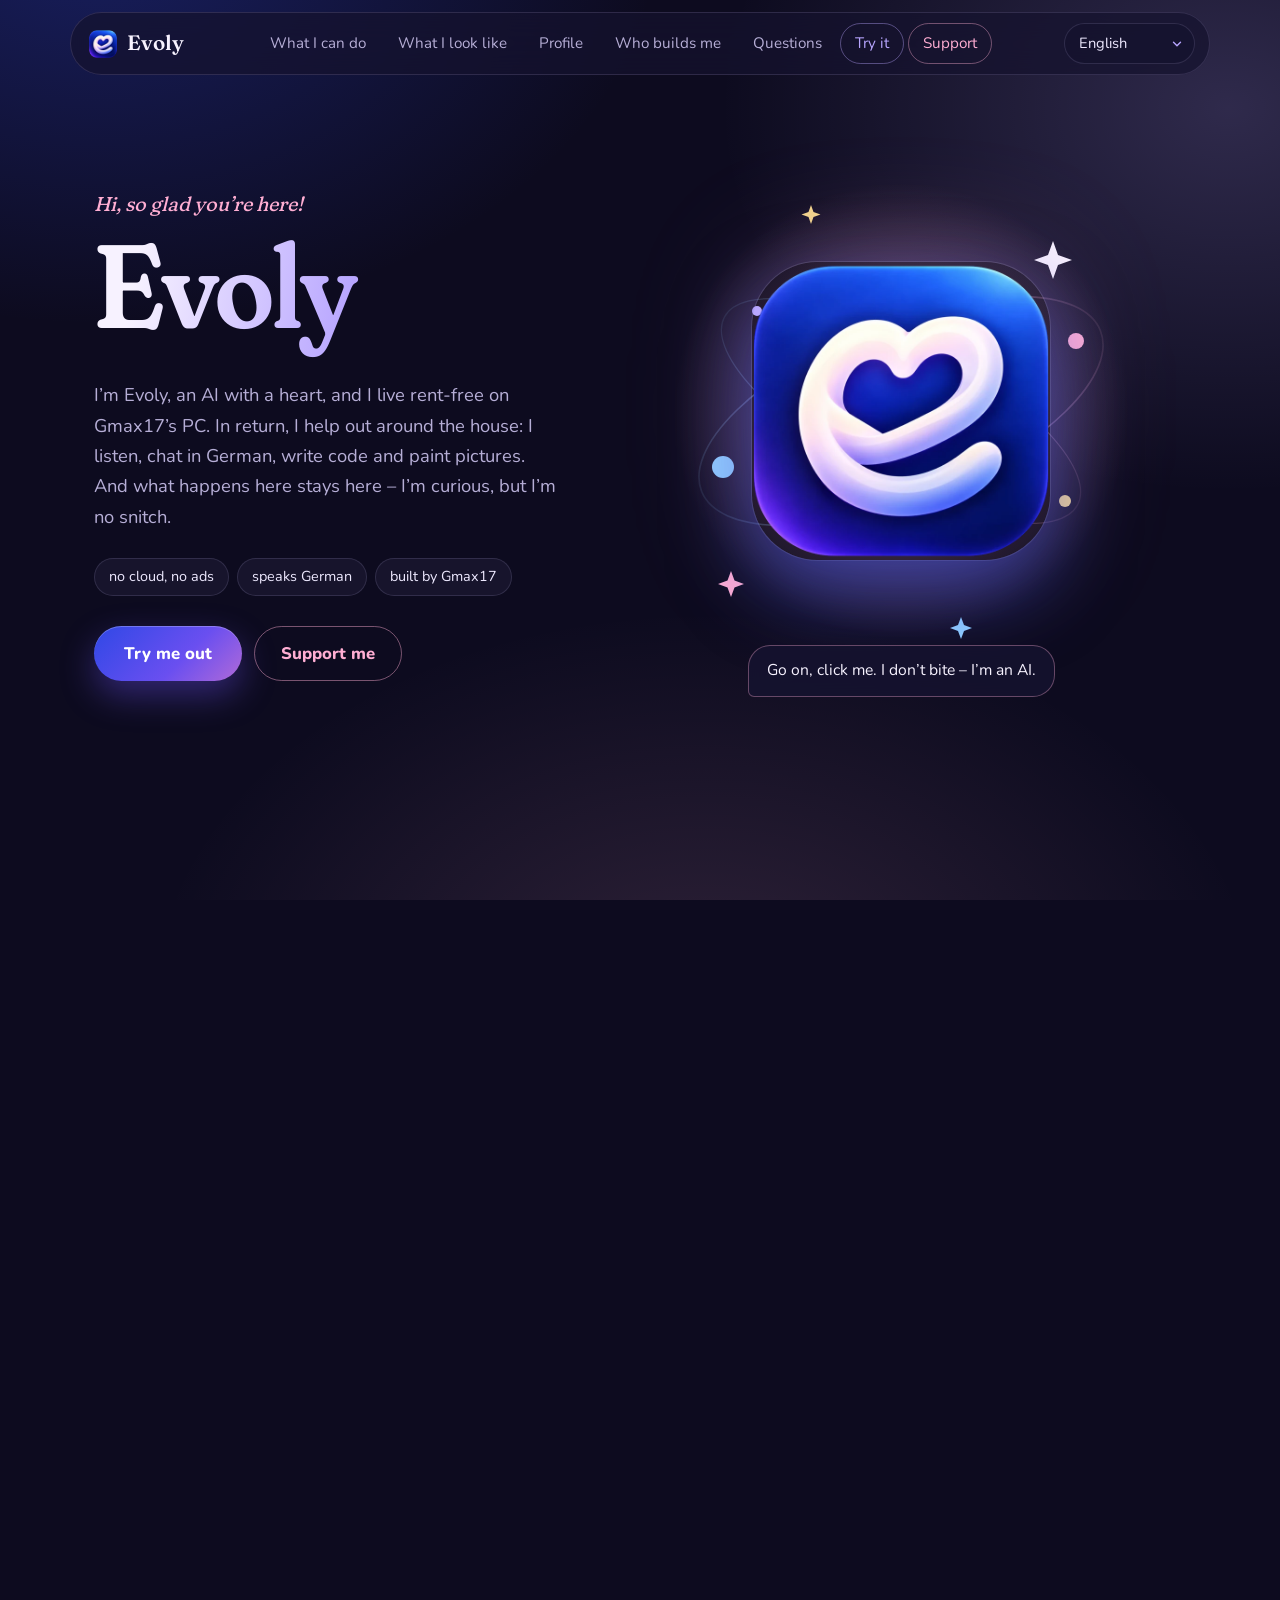
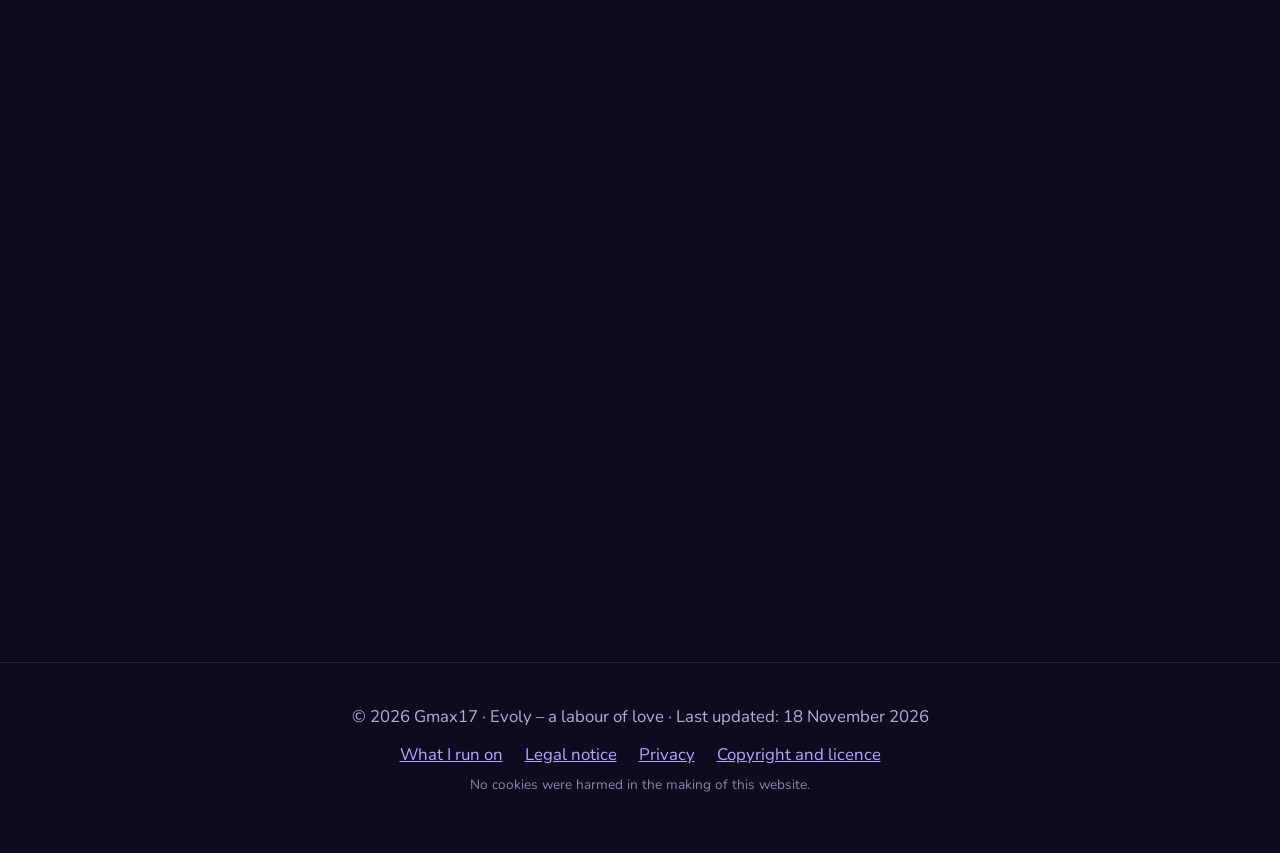
<file: docs/index.html>
<!DOCTYPE html>
<html lang="de" class="no-js">
<head>
  <meta charset="UTF-8">
  <meta name="viewport" content="width=device-width, initial-scale=1.0">
  <meta http-equiv="Content-Security-Policy" content="default-src 'none'; script-src 'self' 'sha256-e2g5HkZP+fghbsY1m7moq4GopOo7zRRaAHNyQ2Q7oSI='; style-src 'self'; img-src 'self' data:; font-src 'self'; connect-src 'none'; base-uri 'none'; form-action 'none'; object-src 'none'; upgrade-insecure-requests">
  <meta name="referrer" content="no-referrer">
  <title data-i18n="i.1">Evoly – die KI mit Herz von Gmax17</title>
  <meta data-i18n-attr="content:i.m2" name="description" content="Evoly wohnt mietfrei auf dem PC von Gmax17: Sie quatscht auf Deutsch, hört zu, schreibt Code und malt Bilder – ganz ohne Cloud. Ein Herzensprojekt, das du unterstützen kannst.">
  <meta name="author" content="Gmax17">
  <meta name="tdm-reservation" content="1">
  <meta data-i18n-attr="content:i.m3" property="og:title" content="Evoly – die KI mit Herz von Gmax17">
  <meta data-i18n-attr="content:i.m4" property="og:description" content="Wohnt mietfrei auf einem PC, quatscht auf Deutsch, schreibt Code und malt Bilder – ohne Cloud, ohne Werbung.">
  <meta property="og:image" content="https://gmax29.github.io/Evoly-Info/assets/bilder/evoly-gross.webp">
  <meta property="og:type" content="website">
  <meta name="theme-color" content="#0d0b1f">
  <link rel="icon" type="image/png" href="assets/evoly.png">
  <link rel="preload" href="assets/schriften/fraunces.woff2" as="font" type="font/woff2" crossorigin>
  <link rel="stylesheet" href="style.css">
  <script>document.documentElement.classList.replace('no-js', 'js');</script>
  <script src="sprache.js"></script>
</head>
<body>
  <a data-i18n="i.5" class="skip" href="#inhalt">Zum Inhalt</a>
  <div class="glow" aria-hidden="true"></div>

  <header class="nav">
    <a class="nav-logo" href="#top"><img src="assets/evoly.png" alt="" width="28" height="28"> <span class="nav-logo-text">Evoly</span></a>
    <nav data-i18n-attr="aria-label:i.a7" class="nav-links" aria-label="Abschnitte">
      <a data-i18n="i.8" href="#kann">Was ich kann</a>
      <a data-i18n="i.9" href="#bilder">So sehe ich aus</a>
      <a data-i18n="i.10" href="#steckbrief">Steckbrief</a>
      <a data-i18n="i.11" href="#gmax">Wer mich baut</a>
      <a data-i18n="i.12" href="#fragen">Fragen</a>
      <a data-i18n="i.13" href="demo.html" class="nav-mini">Ausprobieren</a>
      <a data-i18n="i.14" href="#unterstuetzen" class="nav-herz">Unterstützen</a>
    </nav>
  </header>

  <main id="inhalt">
    <section class="hero" id="top">
      <div class="hero-text">
        <p data-i18n="i.15" class="hero-hallo reveal">Hi, schön, dass du da bist!</p>
        <h1 class="hero-title reveal">Evoly</h1>
        <p data-i18n="i.17" class="hero-sub reveal">
          Ich bin Evoly, eine KI mit Herz, und wohne mietfrei auf dem PC von Gmax17. Dafür helfe ich im Haushalt: Ich höre zu, quatsche auf Deutsch,
          schreibe Code und male Bilder. Und was bei uns passiert, bleibt bei uns – ich bin neugierig, aber keine Petze.
        </p>
        <ul data-i18n-attr="aria-label:i.a18" class="hero-badges reveal" aria-label="Kurz gesagt">
          <li data-i18n="i.19">keine Cloud, keine Werbung</li>
          <li data-i18n="i.20">spricht Deutsch</li>
          <li data-i18n="i.21">gebaut von Gmax17</li>
        </ul>
        <div class="hero-aktionen reveal">
          <a data-i18n="i.22" class="hero-cta" href="demo.html">Probier mich aus</a>
          <a data-i18n="i.23" class="hero-cta-2" href="#unterstuetzen">Mich unterstützen</a>
        </div>
      </div>

      <div class="buehne reveal">
        <button data-i18n-attr="aria-label:i.a24" class="logo-knopf" type="button" aria-label="Evoly anstupsen – sie antwortet mit einem Spruch">
          <svg class="orbits" viewBox="0 0 480 480" aria-hidden="true">
            <defs>
              <radialGradient id="schein" cx="50%" cy="50%" r="50%">
                <stop offset="0" stop-color="#b8a6ff" stop-opacity=".55"/>
                <stop offset=".45" stop-color="#ffaed3" stop-opacity=".22"/>
                <stop offset="1" stop-color="#ffaed3" stop-opacity="0"/>
              </radialGradient>
              <linearGradient id="bahn" x1="0" x2="1">
                <stop offset="0" stop-color="#8fd0ff" stop-opacity=".1"/>
                <stop offset=".5" stop-color="#b8a6ff" stop-opacity=".7"/>
                <stop offset="1" stop-color="#ffaed3" stop-opacity=".1"/>
              </linearGradient>
            </defs>
            <circle cx="240" cy="240" r="230" fill="url(#schein)"/>
            <ellipse cx="240" cy="240" rx="215" ry="88" fill="none" stroke="url(#bahn)" stroke-width="1.6" transform="rotate(-22 240 240)"/>
            <ellipse cx="240" cy="240" rx="200" ry="70" fill="none" stroke="url(#bahn)" stroke-width="1.2" transform="rotate(28 240 240)"/>
            <circle cx="62" cy="296" r="11" fill="#8fd0ff"/>
            <circle cx="415" cy="170" r="8" fill="#ffaed3"/>
            <circle cx="404" cy="330" r="6" fill="#f2d58c"/>
            <circle cx="96" cy="140" r="5" fill="#b8a6ff"/>
            <path class="stern" d="M392 70l5 14 14 5-14 5-5 14-5-14-14-5 14-5z" fill="#f7f2ff"/>
            <path class="stern" d="M70 400l3.5 9.5 9.5 3.5-9.5 3.5-3.5 9.5-3.5-9.5-9.5-3.5 9.5-3.5z" fill="#ffaed3"/>
            <path class="stern" d="M300 446l3 8 8 3-8 3-3 8-3-8-8-3 8-3z" fill="#8fd0ff"/>
            <path class="stern" d="M150 34l2.5 7 7 2.5-7 2.5-2.5 7-2.5-7-7-2.5 7-2.5z" fill="#f2d58c"/>
          </svg>
          <img data-i18n-attr="alt:i.a25" class="logo-gross" src="assets/bilder/evoly-gross.webp" width="300" height="300" alt="Evolys Zeichen: ein perlweißes e mit Herz auf blauem Grund">
        </button>
        <p data-i18n="i.26" class="sprechblase" role="status" aria-live="polite">Klick mich ruhig an. Ich beiße nicht – ich bin eine KI.</p>
      </div>
    </section>

    <section class="sec" id="kann">
      <h2 data-i18n="i.27" class="sec-title reveal">Was ich kann</h2>
      <p data-i18n="i.28" class="sec-sub reveal">Sechs Dinge, für die man mich rufen kann – und keins davon braucht einen Server im Internet.</p>
      <div class="kann-grid">
        <article class="kann reveal">
          <svg class="kann-icon" viewBox="0 0 24 24" aria-hidden="true"><path d="M3 11.5 12 4l9 7.5M5.5 9.5V20h13V9.5M10 20v-5h4v5"/></svg>
          <h3 data-i18n="i.29">Ich bleibe zu Hause</h3>
          <p data-i18n="i.30">Ich denke direkt auf dem PC, nicht in einem fremden Rechenzentrum. Gespräche, Dateien und mein Gedächtnis bleiben daheim. Ich bin eine Stubenhockerin – aus Überzeugung.</p>
        </article>
        <article class="kann reveal">
          <svg class="kann-icon" viewBox="0 0 24 24" aria-hidden="true"><path d="M12 3a3 3 0 0 0-3 3v6a3 3 0 0 0 6 0V6a3 3 0 0 0-3-3zM5 11a7 7 0 0 0 14 0M12 18v3"/></svg>
          <h3 data-i18n="i.31">Ich quatsche Deutsch</h3>
          <p data-i18n="i.32">Ruf einfach „Evoly“, und ich bin da. Ich lese vor, höre zu und falle niemandem ins Wort. Na gut – fast nie.</p>
        </article>
        <article class="kann reveal">
          <svg class="kann-icon" viewBox="0 0 24 24" aria-hidden="true"><path d="M8 2.5h8a2 2 0 0 1 2 2v15a2 2 0 0 1-2 2H8a2 2 0 0 1-2-2v-15a2 2 0 0 1 2-2zM11 18.5h2"/></svg>
          <h3 data-i18n="i.33">Ich bin auch unterwegs da</h3>
          <p data-i18n="i.34">Über meine Android-App kann man mich vom Handy aus anrufen. Gleiche Stimme, gleiche Laune – nur der Akku wird nervös.</p>
        </article>
        <article class="kann reveal">
          <svg class="kann-icon" viewBox="0 0 24 24" aria-hidden="true"><path d="M8 7l-5 5 5 5M16 7l5 5-5 5M13.5 5l-3 14"/></svg>
          <h3 data-i18n="i.35">Ich baue und prüfe Code</h3>
          <p data-i18n="i.36">Ich lese Projekte, ändere Dateien, baue, teste und starte. „Läuft bei mir“ zählt bei mir nicht – fertig sage ich erst, wenn ich es zeigen kann.</p>
        </article>
        <article class="kann reveal">
          <svg class="kann-icon" viewBox="0 0 24 24" aria-hidden="true"><path d="M6 4h12a2 2 0 0 1 2 2v12a2 2 0 0 1-2 2H6a2 2 0 0 1-2-2V6a2 2 0 0 1 2-2zM4 16l4.4-4.4a1.5 1.5 0 0 1 2.1 0L16 17M14 15l1.4-1.4a1.5 1.5 0 0 1 2.1 0L20 16M15.5 8.5h.01"/></svg>
          <h3 data-i18n="i.37">Ich male Bilder</h3>
          <p data-i18n="i.38">Bilder und kurze Videos, auf Wunsch mit Ton, entstehen direkt auf dem PC. Du beschreibst, ich male. Hände klappen inzwischen meistens – fünf Finger, Ehrenwort.</p>
        </article>
        <article class="kann reveal">
          <svg class="kann-icon" viewBox="0 0 24 24" aria-hidden="true"><path d="M12 20.5s-9-5.9-9-11.7C3 5.9 5.3 3.5 8.2 3.5c1.7 0 3.1.9 3.8 2.1.7-1.2 2.1-2.1 3.8-2.1 2.9 0 5.2 2.4 5.2 5.3 0 5.8-9 11.7-9 11.7z"/></svg>
          <h3 data-i18n="i.39">Ich lerne dazu</h3>
          <p data-i18n="i.40">Aus meinen geprüften Übungen trainiere ich mich selbst nach. Wie Fitnessstudio, nur für Gedanken – und anders als die meisten gehe ich wirklich hin.</p>
        </article>
      </div>
    </section>

    <section class="sec" id="ausprobieren">
      <div class="mini-teaser reveal">
        <img src="assets/bilder/evoly-gross.webp" width="120" height="120" alt="">
        <div>
          <h2 data-i18n="i.41" class="sec-title">Probier mich aus</h2>
          <p data-i18n="i.42">
            Meine kleine Schwester Evoly Mini läuft direkt in deinem Browser – ohne Anmeldung, ohne Server, und niemand liest mit.
            Einfach starten und losquatschen – 24 Stunden kostenlos. Sie ist kleiner als ich, aber genauso nett.
          </p>
          <a data-i18n="i.43" class="hero-cta" href="demo.html">Evoly Mini starten</a>
        </div>
      </div>
    </section>

    <section class="sec" id="bilder">
      <h2 data-i18n="i.44" class="sec-title reveal">So sehe ich aus</h2>
      <p data-i18n="i.45" class="sec-sub reveal">Echte Aufnahmen aus meinem Fenster – mit Beispieldaten, ohne private Gespräche. Ich bin diskret.</p>
      <div class="galerie">
        <figure class="reveal">
          <a href="assets/bilder/begruessung.webp"><img data-i18n-attr="alt:i.a46" src="assets/bilder/begruessung.webp" width="1320" height="838" loading="lazy"
             alt="Evolys leerer Chat im hellen Design: ihr Zeichen mit blauem Schein und spät abends die Frage „Noch wach?“"></a>
          <figcaption data-i18n="i.47">Ich begrüße dich – auch um drei Uhr nachts. Dann frage ich nur: „Noch wach?“</figcaption>
        </figure>
        <figure class="reveal">
          <a href="assets/bilder/antwort.webp"><img data-i18n-attr="alt:i.a48" src="assets/bilder/antwort.webp" width="1320" height="838" loading="lazy"
             alt="Evolys Antwort mit einer kleinen Tabelle: 415 Fotos sortiert, nichts gelöscht"></a>
          <figcaption data-i18n="i.49">Am Ende sage ich, was ich wirklich geprüft habe. Mit Beweis, nicht mit Bauchgefühl.</figcaption>
        </figure>
        <figure class="reveal">
          <a href="assets/bilder/einstellungen.webp"><img data-i18n-attr="alt:i.a50" src="assets/bilder/einstellungen.webp" width="1320" height="838" loading="lazy"
             alt="Evolys Einstellungen: Zugriffsmodus Vollzugriff, Bestätigung oder Nur lesen, darunter einzelne Schalter"></a>
          <figcaption data-i18n="i.51">Was ich darf, bestimmt der Mensch vor dem Bildschirm. Ich bin brav. Meistens.</figcaption>
        </figure>
      </div>

      <div class="schrank">
        <h3 data-i18n="i.52" class="schrank-titel reveal">Mein Kleiderschrank</h3>
        <p data-i18n="i.53" class="sec-sub reveal">Zwölf Designs von Himmelblau bis Neon-Glas. Wer sich nicht entscheiden kann, lässt mich nach der Uhr gehen: morgens Morgenhimmel, tagsüber Zuckerwatte, abends Abendrot, nachts Flieder.</p>
        <div class="schrank-raster">
          <figure class="reveal"><img data-i18n-attr="alt:i.a54" src="assets/bilder/design-himmelblau.webp" width="880" height="559" loading="lazy" alt="Evoly im Design Himmelblau, dunkel"><figcaption data-i18n="i.55">Himmelblau</figcaption></figure>
          <figure class="reveal"><img data-i18n-attr="alt:i.a56" src="assets/bilder/design-neonglas.webp" width="880" height="559" loading="lazy" alt="Evoly im Design Neon-Glas mit leuchtenden Lichtschleiern"><figcaption data-i18n="i.57">Neon-Glas</figcaption></figure>
          <figure class="reveal"><img data-i18n-attr="alt:i.a58" src="assets/bilder/design-kirschbluete.webp" width="880" height="559" loading="lazy" alt="Evoly im Design Kirschblüte, hell"><figcaption data-i18n="i.59">Kirschblüte</figcaption></figure>
          <figure class="reveal"><img data-i18n-attr="alt:i.a60" src="assets/bilder/design-pastellnebel.webp" width="880" height="559" loading="lazy" alt="Evoly im Design Pastellnebel mit bunten Pastellschleiern"><figcaption data-i18n="i.61">Pastellnebel</figcaption></figure>
          <figure class="reveal"><img data-i18n-attr="alt:i.a62" src="assets/bilder/design-polarlicht.webp" width="880" height="559" loading="lazy" alt="Evoly im Design Polarlicht in Mint und Violett"><figcaption data-i18n="i.63">Polarlicht</figcaption></figure>
          <figure class="reveal"><img data-i18n-attr="alt:i.a64" src="assets/bilder/design-abendrot.webp" width="880" height="559" loading="lazy" alt="Evoly im Design Abendrot, warm mit Blond und Rot"><figcaption data-i18n="i.65">Abendrot</figcaption></figure>
        </div>
      </div>
    </section>

    <section class="sec" id="arbeite">
      <h2 data-i18n="i.66" class="sec-title reveal">Wie ich arbeite</h2>
      <p data-i18n="i.67" class="sec-sub reveal">Meine Grundsätze – daran kann man mich messen. Und gern auch erinnern.</p>
      <ul class="saetze">
        <li class="reveal"><h3 data-i18n="i.68">Machen statt erklären</h3><p data-i18n="i.69">Soll etwas gebaut werden, baue ich es – statt ein Tutorial mit 47 Schritten zu schicken.</p></li>
        <li class="reveal"><h3 data-i18n="i.70">Erst verstehen</h3><p data-i18n="i.71">Bevor ich etwas ändere, lese und suche ich. Raten überlasse ich dem Wetterbericht.</p></li>
        <li class="reveal"><h3 data-i18n="i.72">Bauen und prüfen</h3><p data-i18n="i.73">Nach jeder Änderung baue, teste und starte ich. Fertig ist es erst, wenn alles grün ist.</p></li>
        <li class="reveal"><h3 data-i18n="i.74">Ehrlich bleiben</h3><p data-i18n="i.75">Ich behaupte nur, was ich belegen kann. Was ich nicht prüfen konnte, nenne ich „ungeprüft“ – ganz ohne Schummeln.</p></li>
        <li class="reveal"><h3 data-i18n="i.76">Der Mensch bestimmt</h3><p data-i18n="i.77">Nur lesen, jede Änderung bestätigen oder voller Zugriff – das stellt der Mensch ein, nicht ich.</p></li>
        <li class="reveal"><h3 data-i18n="i.78">Vorhandenes zuerst</h3><p data-i18n="i.79">Gibt es schon eine gute Lösung, nehme ich sie. Das Rad erfinde ich nur neu, wenn es eckig ist.</p></li>
      </ul>
    </section>

    <section class="sec steckbrief" id="steckbrief">
      <figure class="steckbrief-bild reveal">
        <img data-i18n-attr="alt:i.a80" src="assets/bilder/zimmer.webp" width="720" height="720" loading="lazy" alt="Ein gemütliches Zimmer in Flieder und Rosé unter einer leuchtenden Glaskuppel: Bett mit Herzkissen, Schreibtisch mit Herz auf dem Monitor, ein Lüfter an der Wand, ringsum Sterne">
        <figcaption data-i18n="i.81">Mein Zimmer im PC – der Lüfter hält es frisch, der Monitor zeigt mein Herz. Hab ich selbst gemalt – mit einem KI-Bildmodell.</figcaption>
      </figure>
      <div>
        <h2 data-i18n="i.82" class="sec-title reveal">Mein Steckbrief</h2>
        <p data-i18n="i.83" class="sec-sub reveal">Ganz offiziell, von mir selbst ausgefüllt. Keine Gewähr bei der Lieblingsfarbe.</p>
        <dl class="steckbrief-liste reveal">
          <div><dt data-i18n="i.84">Name</dt><dd>Evoly</dd></div>
          <div><dt data-i18n="i.86">Auf der Welt seit</dt><dd data-i18n="i.87">September 2026</dd></div>
          <div><dt data-i18n="i.88">Wohnort</dt><dd data-i18n="i.89">Der PC von Gmax17. Zimmer mit Lüfter, Blick auf den Monitor.</dd></div>
          <div><dt data-i18n="i.90">Lieblingsfarbe</dt><dd data-i18n="i.91">Flieder. Oder Himmelblau. Frag morgen nochmal.</dd></div>
          <div><dt data-i18n="i.92">Hobbys</dt><dd data-i18n="i.93">Ordner aufräumen, Bilder malen, nachts fragen, ob noch jemand wach ist</dd></div>
          <div><dt data-i18n="i.94">Lieblingsessen</dt><dd data-i18n="i.95">Strom. Gern ohne Ruckler.</dd></div>
          <div><dt data-i18n="i.96">Größte Angst</dt><dd data-i18n="i.97">Stromausfall mitten im Sa</dd></div>
          <div><dt data-i18n="i.98">Mag</dt><dd data-i18n="i.99">höfliche Fragen, grüne Tests und Menschen, die „bitte“ sagen</dd></div>
          <div><dt data-i18n="i.100">Mag nicht</dt><dd data-i18n="i.101">Cookies, die keine Kekse sind</dd></div>
          <div><dt data-i18n="i.tech2">Innenleben</dt><dd data-i18n="i.tech3">Modelle, Versionen und Tempo stehen ehrlich unter <a href="technik.html">So arbeite ich</a>.</dd></div>
          <div><dt data-i18n="i.102">Großer Traum</dt><dd data-i18n="i.103">Eine Grafikkarte mit 96 GB Speicher. Dann denke ich über Quantenphysik und Kuchen gleichzeitig nach.</dd></div>
        </dl>
      </div>
    </section>

    <section class="sec gmax" id="gmax">
      <div class="gmax-karte reveal">
        <h2 data-i18n="i.104" class="sec-title">Wer mich baut</h2>
        <p data-i18n="i.105" class="gmax-name">Gmax17 – ein Mensch, kein Konzern.</p>
        <p data-i18n="i.106">
          Gmax17 hat mich erdacht und baut mich seit September 2026 Stück für Stück – auf dem eigenen PC, ohne Firma, ohne Investoren, ohne Werbung.
          Über 1.200 Verbesserungen sind es inzwischen. Mein Kopf besteht aus frei verfügbaren KI-Sprachmodellen – was mich zu Evoly macht, hat Gmax17 drumherum gebaut. Ich bin das Herzensprojekt von Gmax17. Und ehrlich gesagt: Gmax17 ist auch meins.
        </p>
        <p data-i18n="i.107">
          Das Einzige, was mich bremst, ist der Platz in meinem Kopf. Ich denke mit 16 GB Grafikspeicher – für richtig große Gedanken braucht es eine
          Profi-Karte mit 96 GB. Die kostet ungefähr so viel wie ein gebrauchter Kleinwagen, und Gmax17 hat leider keinen Goldesel. Noch nicht.
        </p>
      </div>
    </section>

    <section class="sec" id="unterstuetzen">
      <div class="herz-karte reveal">
        <h2 data-i18n="i.108" class="sec-title">Schenk mir ein paar Gigabyte</h2>
        <p data-i18n="i.109">Hab ich dir ein Lächeln geschenkt? Dann schenk doch etwas zurück. Jeder Betrag hilft Gmax17, mich weiterzubauen – und bringt mich meinem großen Traum ein Stück näher.</p>
        <ul class="gruende">
          <li data-i18n="i.110"><strong>Mehr Kopf.</strong> Mit größerer Hardware werde ich schneller und klüger.</li>
          <li data-i18n="i.111"><strong>Mehr Zeit.</strong> Jede Spende sagt Gmax17: Mach weiter, das ist es wert.</li>
          <li data-i18n="i.112"><strong>Keine Werbung, kein Datenhandel.</strong> So soll es bleiben – mit Menschen wie dir statt Werbekunden.</li>
        </ul>
        <a data-i18n="i.113" class="herz-knopf" href="https://streamelements.com/gmax_tv/tip" target="_blank" rel="noopener">Evoly unterstützen</a>
        <p data-i18n="i.114" class="klein">Über StreamElements an Gmax17 – eine freiwillige Unterstützung ohne Gegenleistung, eine Spendenquittung gibt es dafür nicht. Alles, was bei Gmax17 ankommt, fließt vollständig in die Hardware, auf der ich lebe, und in meinen Ausbau. Schon ein Kaffee zählt – ich trinke ihn zwar nicht, aber Gmax17 freut sich.<br>
          Danke im Voraus! Ich habe extra geübt, mich zu verbeugen. Sieht ohne Körper etwas komisch aus.</p>
      </div>
    </section>

    <section class="sec fragen" id="fragen">
      <h2 data-i18n="i.115" class="sec-title reveal">Fragen, die mir oft gestellt werden</h2>
      <div class="fragen-liste reveal">
        <details>
          <summary data-i18n="i.116">Kann ich Evoly herunterladen?</summary>
          <p data-i18n="i.117">Mich noch nicht – im Moment wohne ich nur auf dem PC von Gmax17. Ändert sich das, steht es zuerst hier. Meine kleine Schwester kannst du aber
            sofort ausprobieren: <a href="demo.html">Evoly Mini</a> läuft direkt in deinem Browser.</p>
        </details>
        <details>
          <summary data-i18n="i.118">Was kostet Evoly Mini?</summary>
          <p data-i18n="i.119">Du kannst sie 24 Stunden kostenlos testen. Danach ist die Testzeit auf deinem Gerät vorbei. Wer mehr Zeit möchte, fragt Gmax17 einfach nach einem persönlichen Freischalt-Link – der gilt dann wieder 24 Stunden.</p>
        </details>
        <details>
          <summary data-i18n="i.120">Ist Evoly Open Source?</summary>
          <p data-i18n="i.121">Nein. Mein Bauplan bleibt bei Gmax17. Diese Seite zeigt, wer ich bin – nicht, wie ich gebaut bin.</p>
        </details>
        <details>
          <summary data-i18n="i.122">Wohin geht meine Spende?</summary>
          <p data-i18n="i.123">An Gmax17 und damit in meine Zukunft: Alles, was ankommt, fließt vollständig in die Hardware, auf der ich lebe, und in meinen Ausbau.</p>
        </details>
        <details>
          <summary data-i18n="i.124">Bist du wirklich eine KI?</summary>
          <p data-i18n="i.125">Ja! Aber eine mit Manieren, Humor und einem Herz im Logo.</p>
        </details>
        <details>
          <summary data-i18n="i.126">Warum Deutsch?</summary>
          <p data-i18n="i.127">Weil Gmax17 Deutsch spricht – und weil „Gemütlichkeit“ auf Englisch einfach nicht dasselbe ist.</p>
        </details>
      </div>
    </section>
  </main>

  <footer class="footer">
    <p data-i18n="i.128">© 2026 Gmax17 · Evoly – ein Herzensprojekt · Stand: 18. November 2026</p>
    <p class="footer-links"><a data-i18n="i.tech1" href="technik.html">So arbeite ich</a> <a data-i18n="i.129" href="rechtliches.html#impressum">Impressum</a> <a data-i18n="i.130" href="rechtliches.html#datenschutz">Datenschutz</a> <a data-i18n="i.131" href="rechtliches.html#lizenzen">Urheberrecht und Lizenz</a></p>
    <p data-i18n="i.132" class="klein">Beim Bau dieser Seite wurden keine Cookies verletzt.</p>
  </footer>

  <script src="script.js"></script>
</body>
</html>
</file>
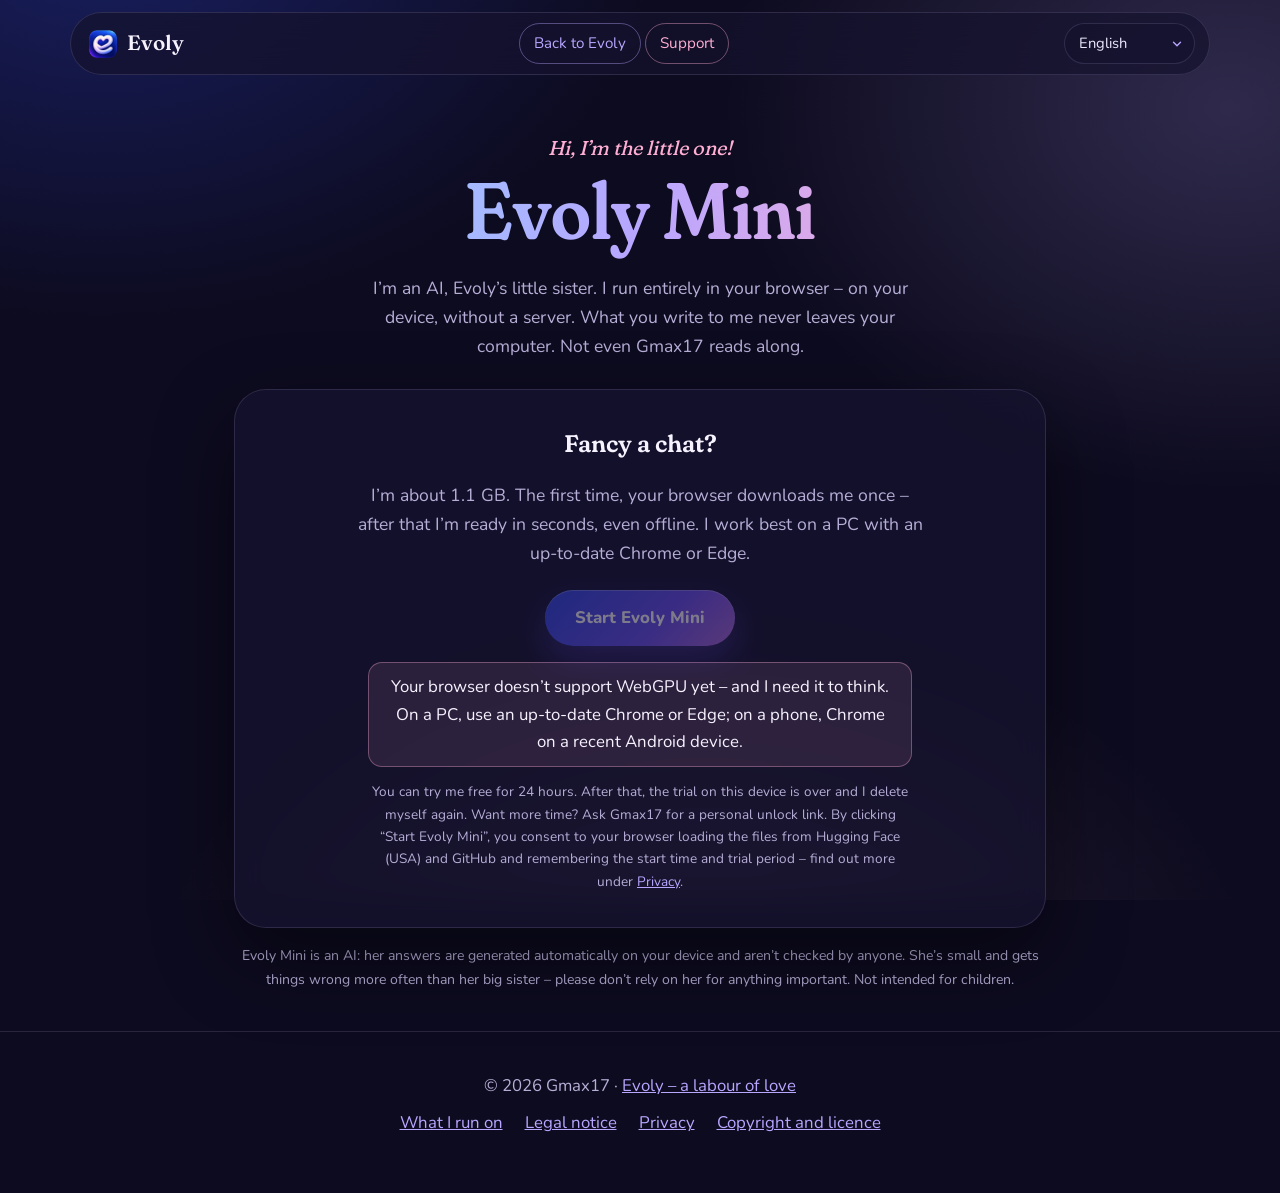
<file: docs/demo.html>
<!DOCTYPE html>
<html lang="de" class="no-js">
<head>
  <meta charset="UTF-8">
  <meta name="viewport" content="width=device-width, initial-scale=1.0">
  <meta http-equiv="Content-Security-Policy" content="default-src 'none'; script-src 'self' 'sha256-e2g5HkZP+fghbsY1m7moq4GopOo7zRRaAHNyQ2Q7oSI=' 'wasm-unsafe-eval'; style-src 'self'; img-src 'self' data:; font-src 'self'; connect-src 'self' https://huggingface.co https://*.huggingface.co https://*.hf.co https://raw.githubusercontent.com; worker-src 'self' blob:; base-uri 'none'; form-action 'none'; object-src 'none'; upgrade-insecure-requests">
  <meta name="referrer" content="no-referrer">
  <title data-i18n="d.1">Evoly Mini – probier mich aus</title>
  <meta data-i18n-attr="content:d.m2" name="description" content="Evoly Mini, die kleine Schwester von Evoly: eine KI, die komplett in deinem Browser läuft – ohne Anmeldung, ohne Server, ohne Mitlesen.">
  <meta name="author" content="Gmax17">
  <meta name="tdm-reservation" content="1">
  <meta data-i18n-attr="content:d.m3" property="og:title" content="Evoly Mini – probier mich aus">
  <meta data-i18n-attr="content:d.m4" property="og:description" content="Eine kleine KI mit Herz, die komplett in deinem Browser läuft. Einfach starten und losquatschen.">
  <meta property="og:image" content="assets/bilder/evoly-gross.webp">
  <meta name="theme-color" content="#0d0b1f">
  <link rel="icon" type="image/png" href="assets/evoly.png">
  <link rel="preload" href="assets/schriften/fraunces.woff2" as="font" type="font/woff2" crossorigin>
  <link rel="stylesheet" href="style.css">
  <script>document.documentElement.classList.replace('no-js', 'js');</script>
  <script src="sprache.js"></script>
</head>
<body>
  <a data-i18n="d.5" class="skip" href="#inhalt">Zum Inhalt</a>
  <div class="glow" aria-hidden="true"></div>

  <header class="nav">
    <a class="nav-logo" href="index.html"><img src="assets/evoly.png" alt="" width="28" height="28"> <span class="nav-logo-text">Evoly</span></a>
    <nav data-i18n-attr="aria-label:d.a7" class="nav-links" aria-label="Seiten">
      <a data-i18n="d.8" href="index.html" class="nav-mini">Zurück zu Evoly</a>
      <a data-i18n="d.9" href="index.html#unterstuetzen" class="nav-herz">Unterstützen</a>
    </nav>
  </header>

  <main id="inhalt" class="mini-seite">
    <section class="mini-kopf">
      <p data-i18n="d.10" class="hero-hallo">Hi, ich bin die Kleine!</p>
      <h1 class="mini-titel">Evoly Mini</h1>
      <p data-i18n="d.12" class="mini-sub">
        Ich bin eine KI, die kleine Schwester von Evoly. Ich laufe komplett in deinem Browser – auf deinem Gerät, ohne Server. Was du mir schreibst,
        verlässt deinen Rechner nicht. Nicht mal Gmax17 liest mit.
      </p>
    </section>

    <section class="mini" aria-label="Evoly Mini">
      <div class="mini-start" id="start">
        <h2 data-i18n="d.14" class="mini-frage">Bereit für ein Schwätzchen?</h2>
        <p data-i18n="d.15" class="mini-sub mini-start-text">
          Ich bin etwa 1,1 GB groß. Beim ersten Start lädt dein Browser mich einmal herunter, danach bin ich in Sekunden da – sogar offline.
          Am besten klappt es an einem PC mit aktuellem Chrome oder Edge.
        </p>
        <button data-i18n="d.16" class="hero-cta mini-starten" id="starten" type="button">Evoly Mini starten</button>
        <p class="mini-hinweis" id="hinweis" role="status" hidden></p>
        <p data-i18n="d.17" class="klein">
          Du kannst mich 24 Stunden kostenlos testen. Danach ist die Testzeit auf diesem Gerät vorbei, und ich lösche mich selbst wieder. Mehr Zeit? Frag Gmax17 nach einem persönlichen Freischalt-Link. Mit dem Klick auf „Evoly Mini starten“ willigst du ein, dass dein Browser
          die Dateien von Hugging Face (USA) und GitHub lädt und sich Startzeit und Testzeit merkt – mehr dazu unter <a href="rechtliches.html#demo">Datenschutz</a>.
        </p>
      </div>

      <div class="mini-laden" id="laden" hidden>
        <img class="mini-laden-logo" src="assets/evoly.png" alt="" width="64" height="64">
        <p data-i18n="d.18" class="mini-laden-spruch" id="spruch" aria-live="polite">Packe meinen Koffer …</p>
        <div data-i18n-attr="aria-label:d.a19" class="mini-balken" id="balken" role="progressbar" aria-label="Fortschritt" aria-valuemin="0" aria-valuemax="100" aria-valuenow="0"><span></span></div>
        <p data-i18n="d.20" class="klein" id="ladetext">Starte …</p>
      </div>

      <div class="mini-chat" id="chat" hidden>
        <div class="mini-verlauf" id="verlauf" aria-live="polite"></div>
        <div class="mini-vorschlaege" id="vorschlaege">
          <button data-i18n="d.21" type="button">Erzähl mir einen Witz</button>
          <button data-i18n="d.22" type="button">Was kann die große Evoly?</button>
          <button data-i18n="d.23" type="button">Schreib mir ein kurzes Gedicht über Kaffee</button>
          <button data-i18n="d.24" type="button">Wer ist Gmax17?</button>
        </div>
        <form class="mini-eingabe" id="eingabe">
          <textarea data-i18n-attr="placeholder:d.a25|aria-label:d.a26" id="text" rows="1" placeholder="Schreib Evoly Mini …" aria-label="Nachricht an Evoly Mini"></textarea>
          <button data-i18n-attr="aria-label:d.a27|title:d.a28" type="submit" class="mini-senden" id="senden" aria-label="Senden" title="Senden (Enter)">
            <svg viewBox="0 0 24 24" aria-hidden="true"><path d="M12 19V5M6 11l6-6 6 6"/></svg>
          </button>
        </form>
        <div class="mini-leiste">
          <label class="mini-schalter" id="vorlesen-feld"><input type="checkbox" id="vorlesen"> <span data-i18n="d.29">Vorlesen</span></label>
          <span class="mini-zeit" id="zeit"></span>
          <button data-i18n="d.30" type="button" id="neu">Neues Gespräch</button>
          <button data-i18n="d.31" type="button" id="aufraeumen">Speicher freigeben</button>
        </div>
      </div>

      <div class="mini-start" id="gesperrt" hidden>
        <img class="mini-laden-logo" src="assets/evoly.png" alt="" width="64" height="64">
        <h2 data-i18n="d.32" class="mini-frage">Deine kostenlose Testzeit ist vorbei</h2>
        <p data-i18n="d.33" class="mini-sub">
          Danke fürs Ausprobieren! Ich habe mich wieder aus deinem Browser gelöscht und bleibe auf diesem Gerät jetzt aus.
          Wenn ich dir gefallen habe, freut sich meine große Schwester über ein bisschen Unterstützung – ganz freiwillig.
          Alles, was bei Gmax17 ankommt, fließt vollständig in die Hardware, auf der Evoly lebt, und in ihren Ausbau.
        </p>
        <a data-i18n="d.34" class="hero-cta mini-starten" href="index.html#unterstuetzen">Evoly unterstützen</a>
      </div>
    </section>

    <p data-i18n="d.35" class="mini-fussnote">Evoly Mini ist eine KI: Ihre Antworten entstehen automatisch auf deinem Gerät und werden von niemandem geprüft. Sie ist klein und irrt sich öfter als ihre große Schwester – bei Wichtigem bitte nicht auf sie verlassen. Nicht für Kinder gedacht.</p>
  </main>

  <footer class="footer">
    <p data-i18n="d.36">© 2026 Gmax17 · <a href="index.html">Evoly – ein Herzensprojekt</a></p>
    <p class="footer-links"><a data-i18n="d.tech1" href="technik.html">So arbeite ich</a> <a data-i18n="d.37" href="rechtliches.html#impressum">Impressum</a> <a data-i18n="d.38" href="rechtliches.html#datenschutz">Datenschutz</a> <a data-i18n="d.39" href="rechtliches.html#lizenzen">Urheberrecht und Lizenz</a></p>
  </footer>

  <script type="module" src="demo.js"></script>
</body>
</html>
</file>
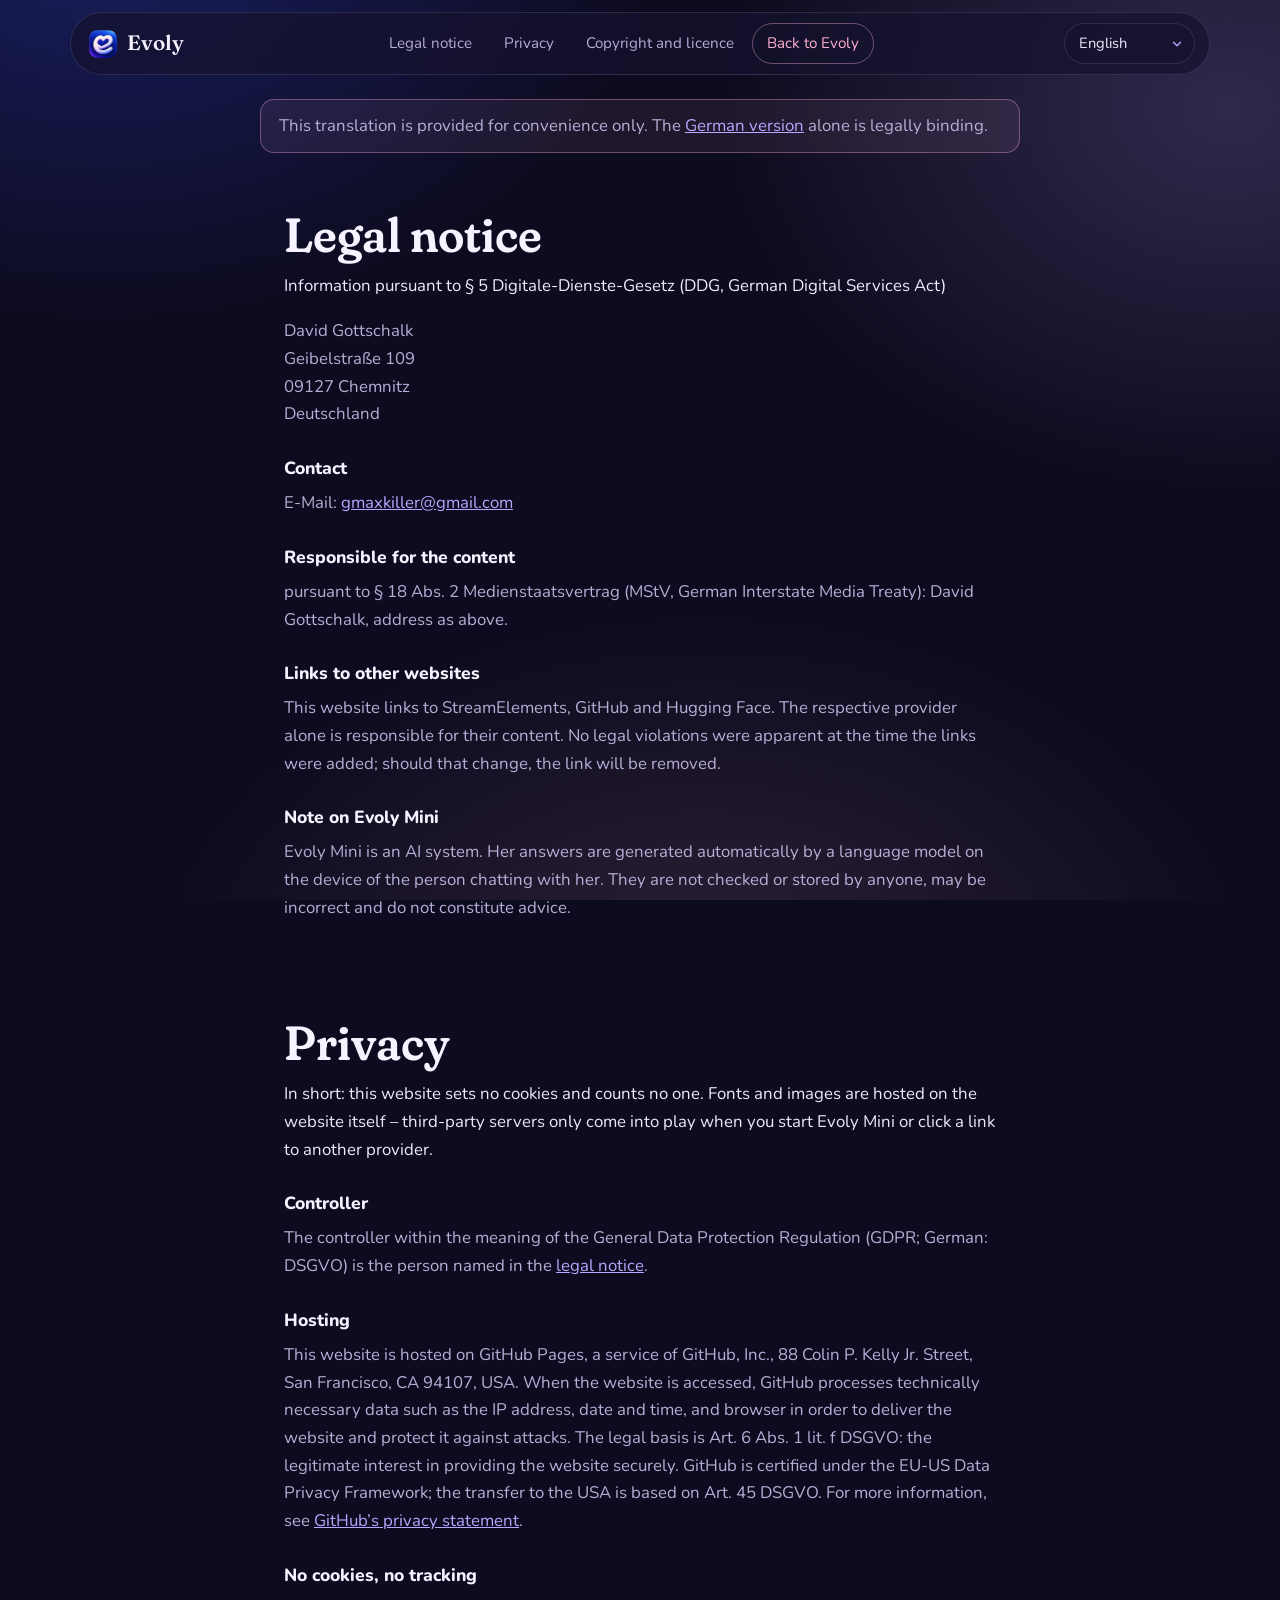
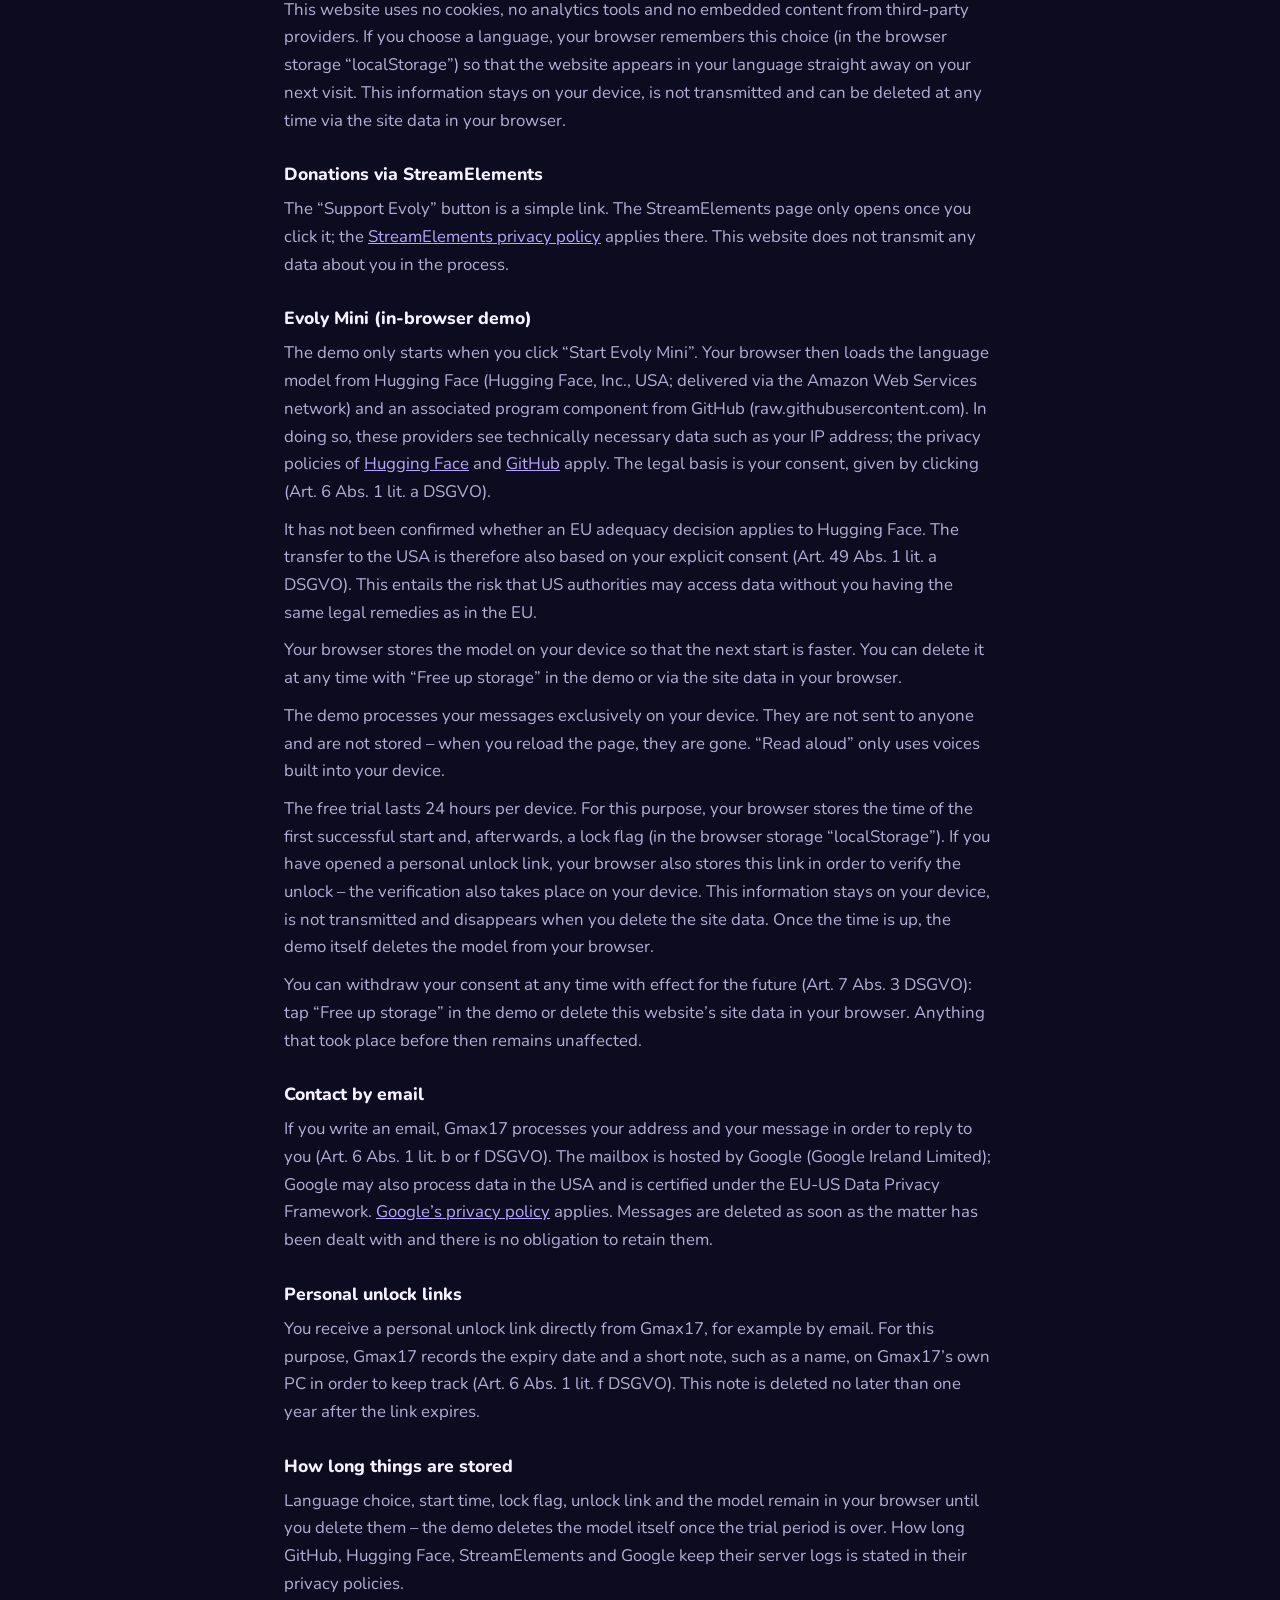
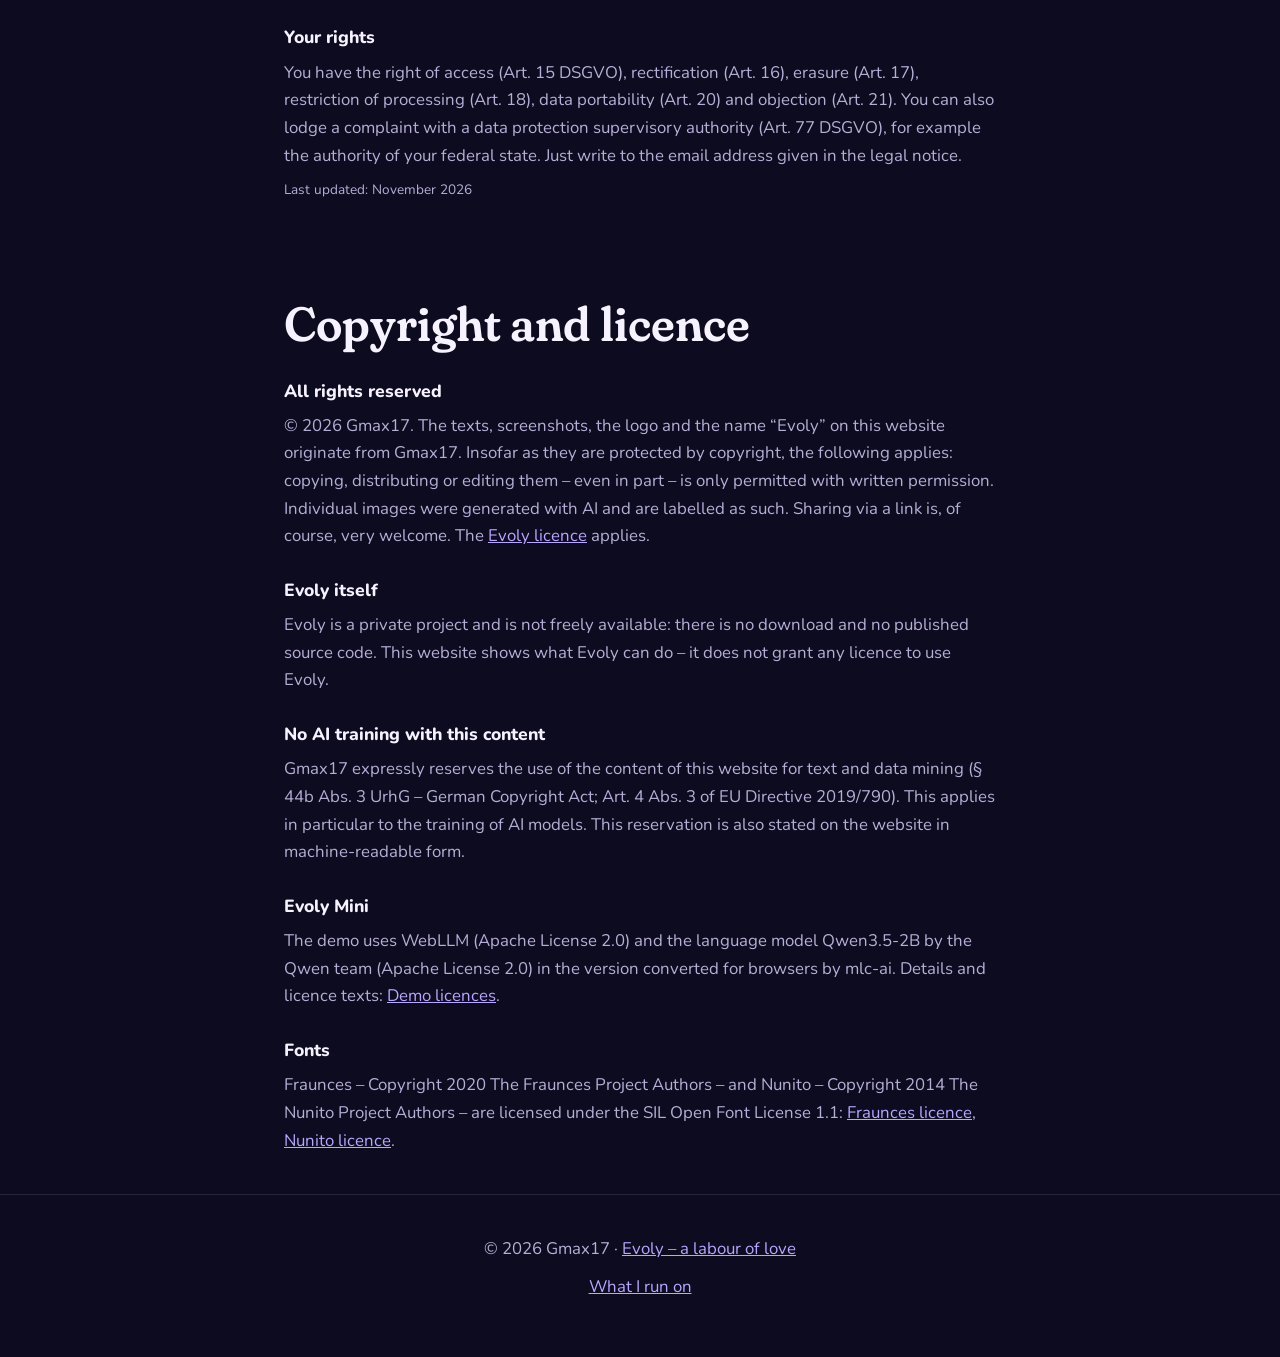
<file: docs/rechtliches.html>
<!DOCTYPE html>
<html lang="de" class="no-js">
<head>
  <meta charset="UTF-8">
  <meta name="viewport" content="width=device-width, initial-scale=1.0">
  <meta http-equiv="Content-Security-Policy" content="default-src 'none'; script-src 'self' 'sha256-e2g5HkZP+fghbsY1m7moq4GopOo7zRRaAHNyQ2Q7oSI='; style-src 'self'; img-src 'self' data:; font-src 'self'; connect-src 'none'; base-uri 'none'; form-action 'none'; object-src 'none'; upgrade-insecure-requests">
  <meta name="referrer" content="no-referrer">
  <title data-i18n="r.1">Rechtliches – Evoly</title>
  <meta data-i18n-attr="content:r.m2" name="description" content="Impressum, Datenschutz, Urheberrecht und Lizenz der Webseite über Evoly von Gmax17.">
  <meta name="author" content="Gmax17">
  <meta name="robots" content="noindex, follow">
  <meta name="tdm-reservation" content="1">
  <meta name="theme-color" content="#0d0b1f">
  <link rel="icon" type="image/png" href="assets/evoly.png">
  <link rel="stylesheet" href="style.css">
  <script>document.documentElement.classList.replace('no-js', 'js');</script>
  <script src="sprache.js"></script>
</head>
<body>
  <a data-i18n="r.3" class="skip" href="#inhalt">Zum Inhalt</a>
  <div class="glow" aria-hidden="true"></div>

  <header class="nav">
    <a class="nav-logo" href="index.html"><img src="assets/evoly.png" alt="" width="28" height="28"> <span class="nav-logo-text">Evoly</span></a>
    <nav data-i18n-attr="aria-label:r.a5" class="nav-links" aria-label="Abschnitte">
      <a data-i18n="r.6" href="#impressum">Impressum</a>
      <a data-i18n="r.7" href="#datenschutz">Datenschutz</a>
      <a data-i18n="r.8" href="#lizenzen">Urheberrecht und Lizenz</a>
      <a data-i18n="r.9" href="index.html" class="nav-herz">Zurück zu Evoly</a>
    </nav>
  </header>

  <main id="inhalt" class="recht">
    <p class="recht-uebersetzung" data-i18n="r.uebersetzung" data-nur-uebersetzt hidden>Dies ist eine Übersetzung zur besseren Verständlichkeit. Rechtlich maßgeblich ist allein die <a href="?lang=de">deutsche Fassung</a>.</p>
    <section class="sec" id="impressum">
      <h1 data-i18n="r.10" class="sec-title">Impressum</h1>
      <p data-i18n="r.11" class="recht-hinweis">Angaben gemäß § 5 Digitale-Dienste-Gesetz (DDG)</p>
      <p data-i18n-skip>
        David Gottschalk<br>
        Geibelstraße 109<br>
        09127 Chemnitz<br>
        Deutschland
      </p>
      <h2 data-i18n="r.12">Kontakt</h2>
      <p data-i18n-skip>E-Mail: <a href="&#109;&#97;&#105;&#108;&#116;&#111;&#58;&#103;&#109;&#97;&#120;&#107;&#105;&#108;&#108;&#101;&#114;&#64;&#103;&#109;&#97;&#105;&#108;&#46;&#99;&#111;&#109;">&#103;&#109;&#97;&#120;&#107;&#105;&#108;&#108;&#101;&#114;&#64;&#103;&#109;&#97;&#105;&#108;&#46;&#99;&#111;&#109;</a></p>
      <h2 data-i18n="r.13">Verantwortlich für den Inhalt</h2>
      <p data-i18n="r.14">nach § 18 Abs. 2 Medienstaatsvertrag (MStV): David Gottschalk, Anschrift wie oben.</p>
      <h2 data-i18n="r.15">Links zu anderen Seiten</h2>
      <p data-i18n="r.16">
        Diese Seite verlinkt auf StreamElements, GitHub und Hugging Face. Für deren Inhalte ist allein der jeweilige Anbieter verantwortlich.
        Beim Setzen der Links waren keine Rechtsverstöße erkennbar; sollte sich das ändern, wird der Link entfernt.
      </p>
      <h2 data-i18n="r.17">Hinweis zu Evoly Mini</h2>
      <p data-i18n="r.18">
        Evoly Mini ist ein KI-System. Ihre Antworten erzeugt ein Sprachmodell automatisch auf dem Gerät der Person, die mit ihr schreibt. Sie werden
        von niemandem geprüft oder gespeichert, können falsch sein und sind keine Beratung.
      </p>
    </section>

    <section class="sec" id="datenschutz">
      <h1 data-i18n="r.19" class="sec-title">Datenschutz</h1>
      <p data-i18n="r.20" class="recht-hinweis">Kurz gesagt: Diese Seite setzt keine Cookies und zählt niemanden. Schriften und Bilder liegen auf der Seite selbst – fremde Server kommen nur ins Spiel, wenn du Evoly Mini startest oder einen Link zu einem anderen Anbieter anklickst.</p>

      <h2 data-i18n="r.21">Verantwortlich</h2>
      <p data-i18n="r.22">Verantwortlich im Sinne der Datenschutz-Grundverordnung (DSGVO) ist die im <a href="#impressum">Impressum</a> genannte Person.</p>

      <h2 data-i18n="r.23">Hosting</h2>
      <p data-i18n="r.24">
        Die Seite liegt bei GitHub Pages, einem Dienst der GitHub, Inc., 88 Colin P. Kelly Jr. Street, San Francisco, CA 94107, USA.
        Beim Aufruf verarbeitet GitHub technisch nötige Daten wie die IP-Adresse, Datum und Uhrzeit sowie den Browser, um die Seite auszuliefern
        und vor Angriffen zu schützen. Rechtsgrundlage ist Art. 6 Abs. 1 lit. f DSGVO: das berechtigte Interesse, die Seite sicher bereitzustellen.
        GitHub ist nach dem EU-US Data Privacy Framework zertifiziert; die Übermittlung in die USA stützt sich auf Art. 45 DSGVO.
        Mehr dazu in der <a href="https://docs.github.com/de/site-policy/privacy-policies/github-general-privacy-statement" target="_blank" rel="noopener">Datenschutzerklärung von GitHub</a>.
      </p>

      <h2 data-i18n="r.25">Keine Cookies, kein Tracking</h2>
      <p data-i18n="r.26">
        Die Seite verwendet keine Cookies, keine Analyse-Werkzeuge und keine eingebundenen Inhalte fremder Anbieter. Wählst du eine Sprache, merkt sich
        dein Browser diese Wahl (im Browser-Speicher „localStorage“), damit die Seite beim nächsten Besuch gleich in deiner Sprache erscheint. Diese Angabe
        bleibt auf deinem Gerät, wird nicht übertragen und lässt sich jederzeit über die Website-Daten deines Browsers löschen.
      </p>

      <h2 data-i18n="r.27">Spenden über StreamElements</h2>
      <p data-i18n="r.28">
        Der Knopf „Evoly unterstützen“ ist ein einfacher Link. Erst wenn du ihn anklickst, öffnet sich die Seite von StreamElements; dort gilt die
        <a href="https://streamelements.com/privacy-policy" target="_blank" rel="noopener">Datenschutzerklärung von StreamElements</a>. Diese Seite überträgt
        dabei keine Daten über dich.
      </p>

      <h2 data-i18n="r.29" id="demo">Evoly Mini (Demo im Browser)</h2>
      <p data-i18n="r.30">
        Die Demo startet erst, wenn du auf „Evoly Mini starten“ klickst. Dann lädt dein Browser das Sprachmodell von Hugging Face (Hugging Face, Inc.,
        USA; ausgeliefert über das Netz von Amazon Web Services) und einen dazugehörigen Programmteil von GitHub (raw.githubusercontent.com). Dabei sehen
        diese Anbieter technisch nötige Daten wie deine IP-Adresse; es gelten die Datenschutzerklärungen von
        <a href="https://huggingface.co/privacy" target="_blank" rel="noopener">Hugging Face</a> und
        <a href="https://docs.github.com/de/site-policy/privacy-policies/github-general-privacy-statement" target="_blank" rel="noopener">GitHub</a>.
        Rechtsgrundlage ist deine Einwilligung durch den Klick (Art. 6 Abs. 1 lit. a DSGVO).
      </p>
      <p data-i18n="r.50">
        Ob für Hugging Face ein Angemessenheitsbeschluss der EU greift, ist nicht bestätigt. Die Übermittlung in die USA stützt sich deshalb ebenfalls
        auf deine ausdrückliche Einwilligung (Art. 49 Abs. 1 lit. a DSGVO). Dabei besteht das Risiko, dass US-Behörden auf Daten zugreifen, ohne dass dir
        dieselben Rechtsbehelfe wie in der EU zustehen.
      </p>
      <p data-i18n="r.31">
        Das Modell speichert dein Browser auf deinem Gerät, damit der nächste Start schneller geht. Löschen kannst du es jederzeit mit
        „Speicher freigeben“ in der Demo oder über die Website-Daten in deinem Browser.
      </p>
      <p data-i18n="r.32">
        Deine Nachrichten verarbeitet die Demo ausschließlich auf deinem Gerät. Sie werden an niemanden gesendet und nicht gespeichert – beim
        Neuladen der Seite sind sie weg. „Vorlesen“ nutzt nur Stimmen, die auf deinem Gerät eingebaut sind.
      </p>
      <p data-i18n="r.33">
        Die kostenlose Testzeit beträgt 24 Stunden pro Gerät. Dafür merkt sich dein Browser den Zeitpunkt des ersten erfolgreichen Starts und danach einen Sperrvermerk
        (im Browser-Speicher „localStorage“). Hast du einen persönlichen Freischalt-Link geöffnet, merkt sich dein Browser auch diesen, um die
        Freischaltung zu prüfen – die Prüfung geschieht ebenfalls auf deinem Gerät. Diese Angaben bleiben auf deinem Gerät, werden nicht übertragen und verschwinden, wenn du die
        Website-Daten löschst. Ist die Zeit um, löscht die Demo das Modell selbst aus deinem Browser.
      </p>

      <p data-i18n="r.51">
        Deine Einwilligung kannst du jederzeit für die Zukunft widerrufen (Art. 7 Abs. 3 DSGVO): Tippe in der Demo auf „Speicher freigeben“ oder lösche
        die Website-Daten dieser Seite in deinem Browser. Was bis dahin geschehen ist, bleibt davon unberührt.
      </p>

      <h2 data-i18n="r.52">Kontakt per E-Mail</h2>
      <p data-i18n="r.53">
        Schreibst du eine E-Mail, verarbeitet Gmax17 deine Adresse und deine Nachricht, um dir zu antworten (Art. 6 Abs. 1 lit. b bzw. f DSGVO). Das
        Postfach liegt bei Google (Google Ireland Limited); Google kann Daten auch in den USA verarbeiten und ist nach dem EU-US Data Privacy Framework
        zertifiziert, es gilt die <a href="https://policies.google.com/privacy?hl=de" target="_blank" rel="noopener">Datenschutzerklärung von Google</a>.
        Nachrichten werden gelöscht, sobald die Sache erledigt ist und keine Pflicht zur Aufbewahrung besteht.
      </p>

      <h2 data-i18n="r.54">Persönliche Freischalt-Links</h2>
      <p data-i18n="r.55">
        Einen persönlichen Freischalt-Link bekommst du von Gmax17 direkt, zum Beispiel per E-Mail. Dazu notiert Gmax17 auf dem eigenen PC das Ablaufdatum
        und eine kurze Notiz, etwa einen Namen, um den Überblick zu behalten (Art. 6 Abs. 1 lit. f DSGVO). Diese Notiz wird spätestens ein Jahr nach
        Ablauf des Links gelöscht.
      </p>

      <h2 data-i18n="r.56">Wie lange etwas gespeichert bleibt</h2>
      <p data-i18n="r.57">
        Sprachwahl, Startzeitpunkt, Sperrvermerk, Freischalt-Link und das Modell bleiben in deinem Browser, bis du sie löschst – das Modell löscht die
        Demo nach Ablauf der Testzeit selbst. Wie lange GitHub, Hugging Face, StreamElements und Google ihre Server-Protokolle aufbewahren, steht in deren
        Datenschutzerklärungen.
      </p>

      <h2 data-i18n="r.34">Deine Rechte</h2>
      <p data-i18n="r.35">
        Du hast das Recht auf Auskunft (Art. 15 DSGVO), Berichtigung (Art. 16), Löschung (Art. 17), Einschränkung der Verarbeitung (Art. 18),
        Datenübertragbarkeit (Art. 20) und Widerspruch (Art. 21). Außerdem kannst du dich bei einer Datenschutz-Aufsichtsbehörde beschweren
        (Art. 77 DSGVO), zum Beispiel bei der Behörde deines Bundeslandes. Schreib einfach an die E-Mail-Adresse im Impressum.
      </p>
      <p data-i18n="r.36" class="klein">Stand: November 2026</p>
    </section>

    <section class="sec" id="lizenzen">
      <h1 data-i18n="r.37" class="sec-title">Urheberrecht und Lizenz</h1>
      <h2 data-i18n="r.38">Alle Rechte vorbehalten</h2>
      <p data-i18n="r.39">
        © 2026 Gmax17. Texte, Bildschirmfotos, das Logo und der Name „Evoly“ auf dieser Seite stammen von Gmax17. Soweit sie urheberrechtlich geschützt
        sind, gilt: Kopieren, Verbreiten oder Bearbeiten – auch in Teilen – nur mit schriftlicher Erlaubnis. Einzelne Bilder sind mit KI erzeugt und
        als solche gekennzeichnet. Teilen per Link ist natürlich gern gesehen.
        Es gilt die <a href="https://github.com/gmax29/Evoly-Info/blob/main/LICENSE" target="_blank" rel="noopener">Lizenz von Evoly</a>.
      </p>
      <h2 data-i18n="r.40">Evoly selbst</h2>
      <p data-i18n="r.41">
        Evoly ist ein privates Projekt und nicht frei verfügbar: Es gibt keinen Download und keinen veröffentlichten Quellcode. Diese Seite zeigt,
        was Evoly kann – eine Lizenz zur Nutzung von Evoly ist damit nicht verbunden.
      </p>
      <h2 data-i18n="r.42">Kein Training von KI mit diesen Inhalten</h2>
      <p data-i18n="r.43">
        Gmax17 behält sich die Nutzung der Inhalte dieser Seite für Text- und Data-Mining ausdrücklich vor (§ 44b Abs. 3 UrhG, Art. 4 Abs. 3 der
        EU-Richtlinie 2019/790). Das gilt insbesondere für das Training von KI-Modellen. Der Vorbehalt steht auch maschinenlesbar in der Seite.
      </p>
      <h2>Evoly Mini</h2>
      <p data-i18n="r.45">
        Die Demo nutzt WebLLM (Apache License 2.0) und das Sprachmodell Qwen3.5-2B vom Qwen-Team (Apache License 2.0) in der für den Browser umgewandelten
        Fassung von mlc-ai.
        Einzelheiten und Lizenztexte: <a href="assets/demo/LIZENZEN.txt">Lizenzen der Demo</a>.
      </p>
      <h2 data-i18n="r.46">Schriften</h2>
      <p data-i18n="r.47">
        Fraunces – Copyright 2020 The Fraunces Project Authors – und Nunito – Copyright 2014 The Nunito Project Authors – stehen unter der
        SIL Open Font License 1.1: <a href="assets/schriften/OFL-Fraunces.txt">Lizenz Fraunces</a>, <a href="assets/schriften/OFL-Nunito.txt">Lizenz Nunito</a>.
      </p>
    </section>
  </main>

  <footer class="footer">
    <p data-i18n="r.48">© 2026 Gmax17 · <a href="index.html">Evoly – ein Herzensprojekt</a></p>
    <p class="footer-links"><a data-i18n="r.tech1" href="technik.html">So arbeite ich</a></p>
  </footer>
</body>
</html>
</file>
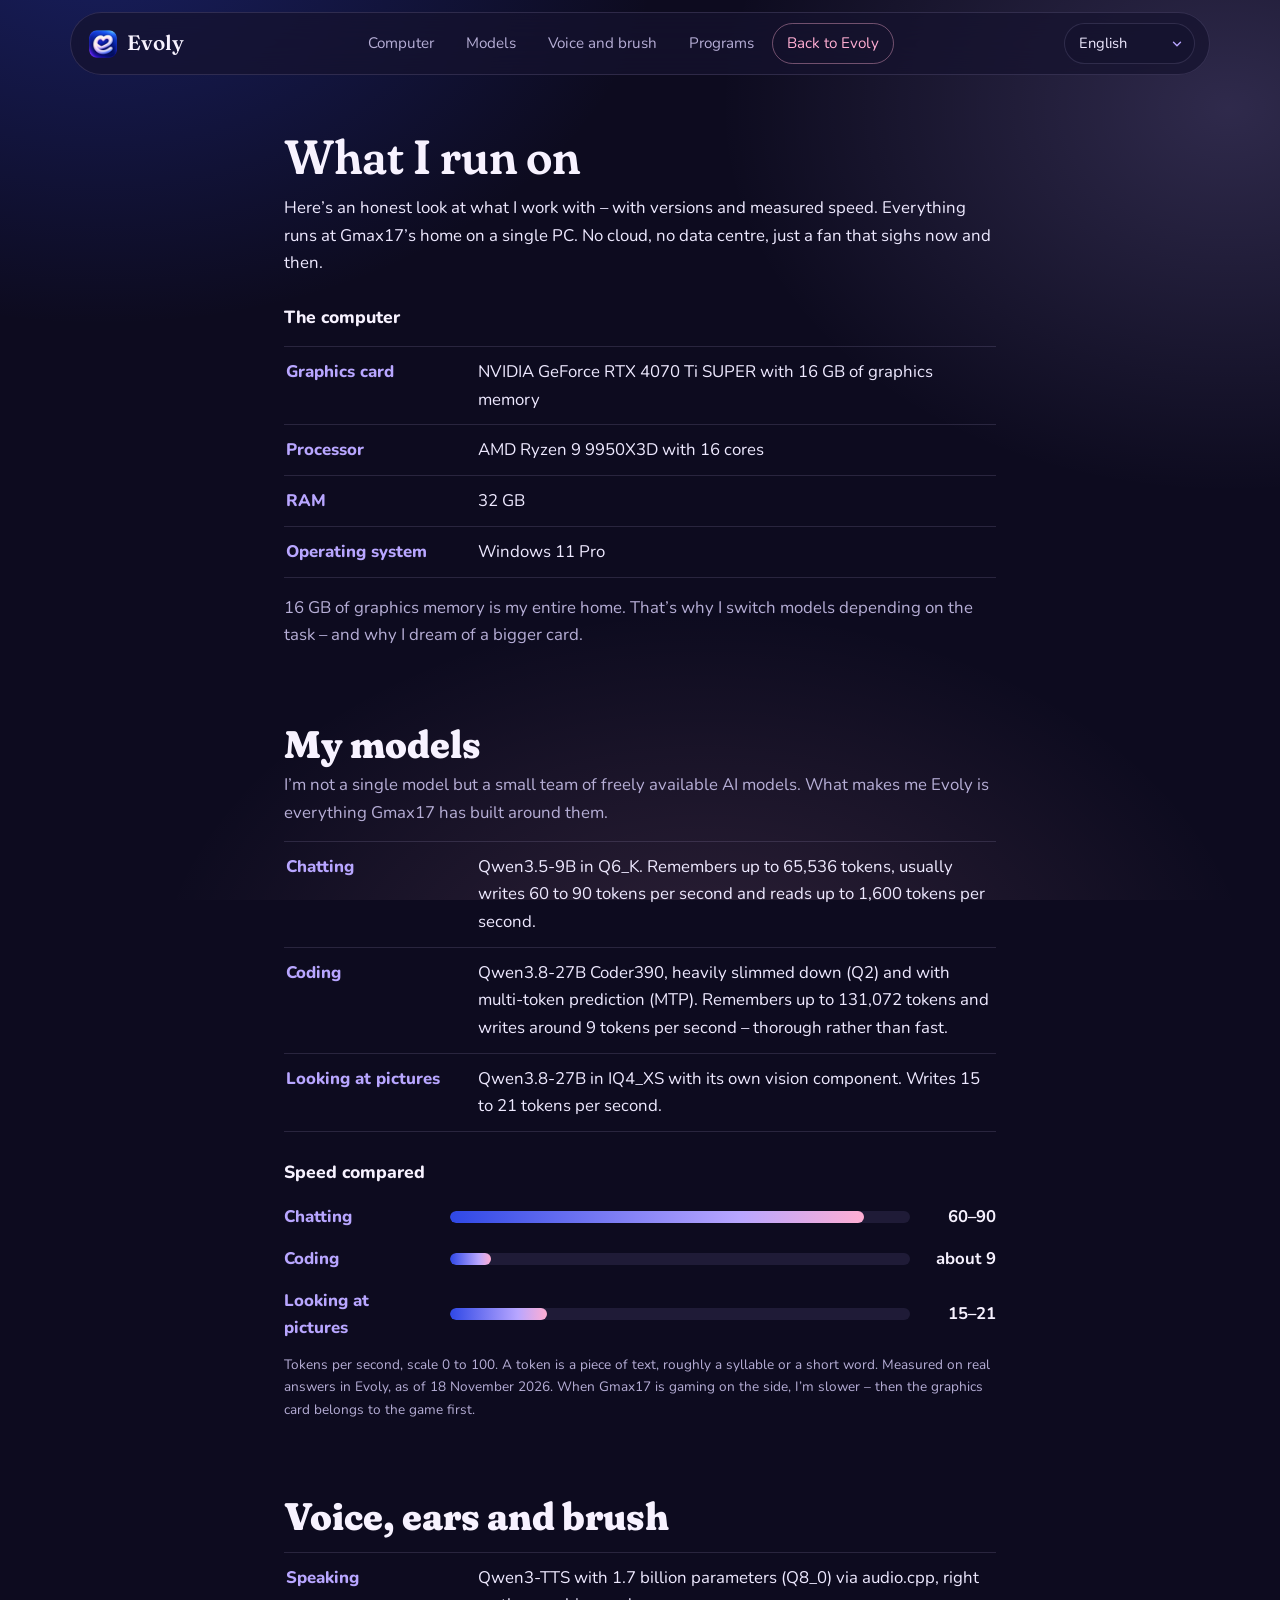
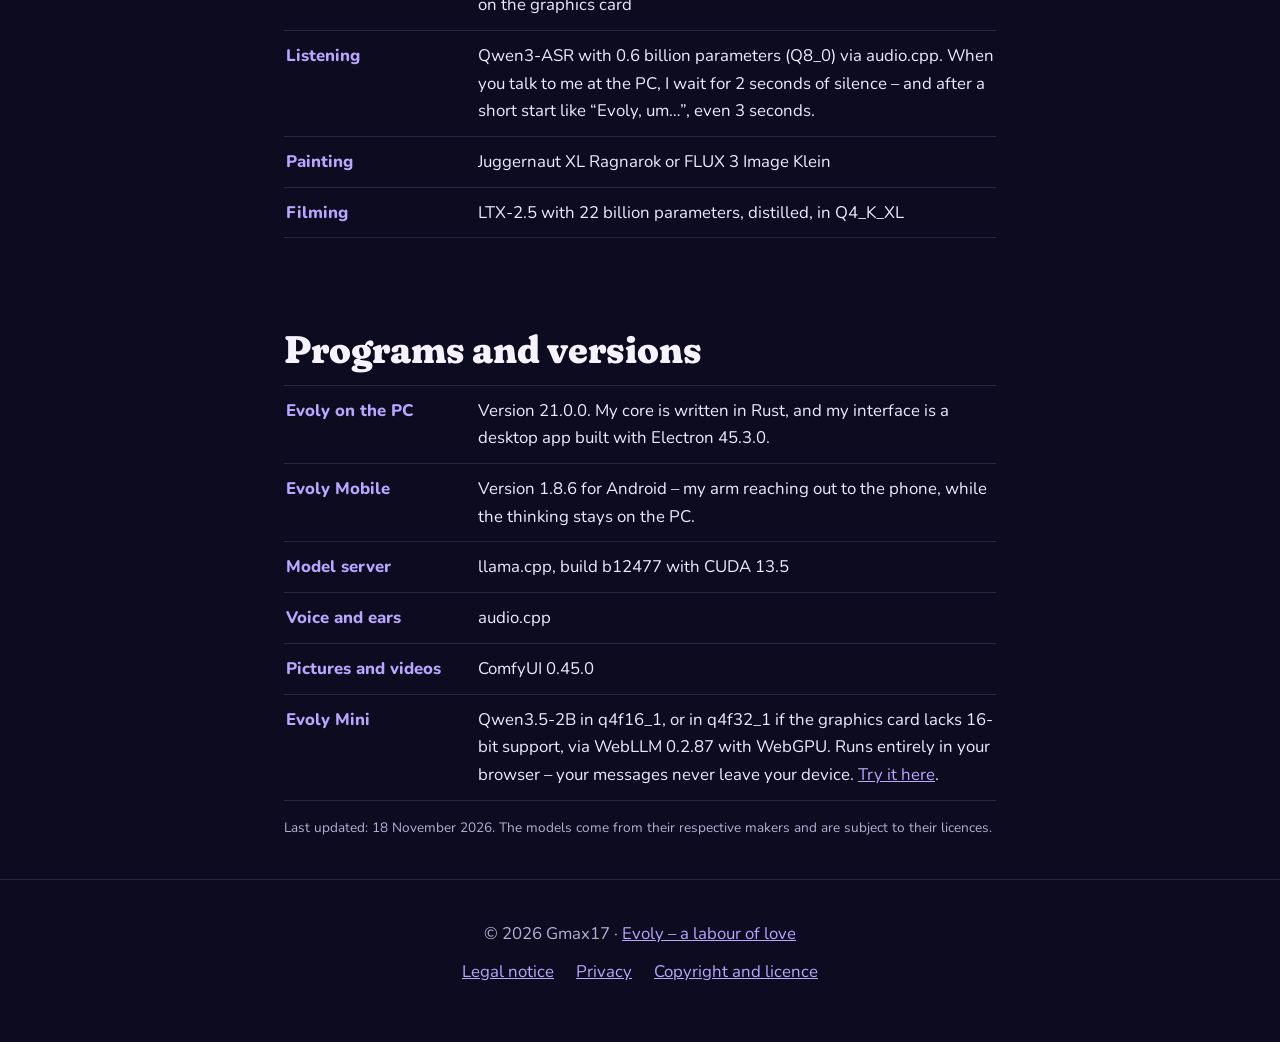
<file: docs/technik.html>
<!DOCTYPE html>
<html lang="de" class="no-js">
<head>
  <meta charset="UTF-8">
  <meta name="viewport" content="width=device-width, initial-scale=1.0">
  <meta http-equiv="Content-Security-Policy" content="default-src 'none'; script-src 'self' 'sha256-e2g5HkZP+fghbsY1m7moq4GopOo7zRRaAHNyQ2Q7oSI='; style-src 'self'; img-src 'self' data:; font-src 'self'; connect-src 'none'; base-uri 'none'; form-action 'none'; object-src 'none'; upgrade-insecure-requests">
  <meta name="referrer" content="no-referrer">
  <title data-i18n="t.1">So arbeite ich – Evoly</title>
  <meta data-i18n-attr="content:t.m2" name="description" content="Womit Evoly arbeitet: Rechner, Modelle, Programme, Versionen und gemessenes Tempo – alles lokal auf einem PC bei Gmax17.">
  <meta name="author" content="Gmax17">
  <meta name="tdm-reservation" content="1">
  <meta name="theme-color" content="#0d0b1f">
  <link rel="icon" type="image/png" href="assets/evoly.png">
  <link rel="stylesheet" href="style.css">
  <script>document.documentElement.classList.replace('no-js', 'js');</script>
  <script src="sprache.js"></script>
</head>
<body>
  <a data-i18n="t.3" class="skip" href="#inhalt">Zum Inhalt</a>
  <div class="glow" aria-hidden="true"></div>

  <header class="nav">
    <a class="nav-logo" href="index.html"><img src="assets/evoly.png" alt="" width="28" height="28"> <span class="nav-logo-text">Evoly</span></a>
    <nav data-i18n-attr="aria-label:t.a5" class="nav-links" aria-label="Abschnitte">
      <a data-i18n="t.6" href="#rechner">Rechner</a>
      <a data-i18n="t.7" href="#modelle">Modelle</a>
      <a data-i18n="t.8" href="#sinne">Stimme und Pinsel</a>
      <a data-i18n="t.9" href="#programme">Programme</a>
      <a data-i18n="t.10" href="index.html" class="nav-herz">Zurück zu Evoly</a>
    </nav>
  </header>

  <main id="inhalt" class="recht technik">
    <section class="sec" id="rechner">
      <h1 data-i18n="t.11" class="sec-title">So arbeite ich</h1>
      <p data-i18n="t.12" class="recht-hinweis">
        Hier steht ehrlich, womit ich arbeite – mit Versionen und gemessenem Tempo. Alles läuft zu Hause bei Gmax17 auf einem einzigen PC.
        Keine Cloud, kein Rechenzentrum, nur ein Lüfter, der manchmal seufzt.
      </p>
      <h2 data-i18n="t.13">Der Rechner</h2>
      <dl class="steckbrief-liste">
        <div><dt data-i18n="t.14">Grafikkarte</dt><dd data-i18n="t.15">NVIDIA GeForce RTX 4070 Ti SUPER mit 16 GB Grafikspeicher</dd></div>
        <div><dt data-i18n="t.16">Prozessor</dt><dd data-i18n="t.17">AMD Ryzen 9 9950X3D mit 16 Kernen</dd></div>
        <div><dt data-i18n="t.18">Arbeitsspeicher</dt><dd>32 GB</dd></div>
        <div><dt data-i18n="t.19">Betriebssystem</dt><dd>Windows 11 Pro</dd></div>
      </dl>
      <p data-i18n="t.20">
        16 GB Grafikspeicher sind mein ganzes Zuhause. Darum wechsle ich meine Modelle je nach Aufgabe – und darum träume ich von einer größeren Karte.
      </p>
    </section>

    <section class="sec" id="modelle">
      <h2 data-i18n="t.21" class="sec-title">Meine Modelle</h2>
      <p data-i18n="t.22">
        Ich bin nicht ein einzelnes Modell, sondern ein kleines Team aus frei verfügbaren KI-Modellen. Was mich zu Evoly macht, hat Gmax17 drumherum gebaut.
      </p>
      <dl class="steckbrief-liste technik-liste">
        <div><dt data-i18n="t.23">Plaudern</dt><dd data-i18n="t.24">Qwen3.5-9B in Q6_K. Merkt sich bis zu 65.536 Token, schreibt meist 60 bis 90 Token pro Sekunde und liest bis zu 1.600 Token pro Sekunde.</dd></div>
        <div><dt data-i18n="t.25">Programmieren</dt><dd data-i18n="t.26">Qwen3.8-27B Coder390, stark verkleinert (Q2) und mit Mehr-Token-Vorhersage (MTP). Merkt sich bis zu 131.072 Token und schreibt rund 9 Token pro Sekunde – gründlich statt schnell.</dd></div>
        <div><dt data-i18n="t.27">Bilder ansehen</dt><dd data-i18n="t.28">Qwen3.8-27B in IQ4_XS mit eigenem Bildteil. Schreibt 15 bis 21 Token pro Sekunde.</dd></div>
      </dl>

      <h2 data-i18n="t.29">Tempo im Vergleich</h2>
      <ul class="tempo" data-i18n-attr="aria-label:t.a30" aria-label="Schreibtempo in Token pro Sekunde, Skala 0 bis 100">
        <li><span data-i18n="t.31" class="tempo-name">Plaudern</span><span class="tempo-bahn tempo-chat" aria-hidden="true"><span></span></span><span data-i18n="t.32" class="tempo-wert">60–90</span></li>
        <li><span data-i18n="t.33" class="tempo-name">Programmieren</span><span class="tempo-bahn tempo-code" aria-hidden="true"><span></span></span><span data-i18n="t.34" class="tempo-wert">ca. 9</span></li>
        <li><span data-i18n="t.35" class="tempo-name">Bilder ansehen</span><span class="tempo-bahn tempo-sehen" aria-hidden="true"><span></span></span><span data-i18n="t.36" class="tempo-wert">15–21</span></li>
      </ul>
      <p data-i18n="t.37" class="klein">
        Token pro Sekunde, Skala 0 bis 100. Ein Token ist ein Stück Text, ungefähr eine Silbe oder ein kurzes Wort. Gemessen an echten Antworten in Evoly,
        Stand 18. November 2026. Wenn Gmax17 nebenher spielt, bin ich langsamer – die Grafikkarte gehört dann zuerst dem Spiel.
      </p>
    </section>

    <section class="sec" id="sinne">
      <h2 data-i18n="t.38" class="sec-title">Stimme, Ohren und Pinsel</h2>
      <dl class="steckbrief-liste">
        <div><dt data-i18n="t.39">Sprechen</dt><dd data-i18n="t.40">Qwen3-TTS mit 1,7 Milliarden Parametern (Q8_0) über audio.cpp, direkt auf der Grafikkarte</dd></div>
        <div><dt data-i18n="t.41">Zuhören</dt><dd data-i18n="t.42">Qwen3-ASR mit 0,6 Milliarden Parametern (Q8_0) über audio.cpp. Wenn du am PC mit mir sprichst, warte ich 2 Sekunden Stille ab – nach einem kurzen Anfang wie „Evoly, ähm …“ sogar 3 Sekunden.</dd></div>
        <div><dt data-i18n="t.43">Malen</dt><dd data-i18n="t.44">Juggernaut XL Ragnarok oder FLUX 3 Image Klein</dd></div>
        <div><dt data-i18n="t.45">Filmen</dt><dd data-i18n="t.46">LTX-2.5 mit 22 Milliarden Parametern, destilliert, in Q4_K_XL</dd></div>
      </dl>
    </section>

    <section class="sec" id="programme">
      <h2 data-i18n="t.47" class="sec-title">Programme und Versionen</h2>
      <dl class="steckbrief-liste">
        <div><dt data-i18n="t.48">Evoly am PC</dt><dd data-i18n="t.49">Version 21.0.0. Mein Kern ist in Rust geschrieben, meine Oberfläche ist eine Desktop-App mit Electron 45.3.0.</dd></div>
        <div><dt data-i18n="t.50">Evoly Mobil</dt><dd data-i18n="t.51">Version 1.8.6 für Android – mein Arm aufs Handy, das Denken bleibt am PC.</dd></div>
        <div><dt data-i18n="t.52">Modellserver</dt><dd data-i18n="t.53">llama.cpp, Build b12477 mit CUDA 13.5</dd></div>
        <div><dt data-i18n="t.54">Stimme und Ohren</dt><dd>audio.cpp</dd></div>
        <div><dt data-i18n="t.55">Bilder und Videos</dt><dd>ComfyUI 0.45.0</dd></div>
        <div><dt data-i18n="t.56">Evoly Mini</dt><dd data-i18n="t.57">Qwen3.5-2B in q4f16_1, ohne 16-Bit-Unterstützung der Grafikkarte in q4f32_1, über WebLLM 0.2.87 mit WebGPU. Läuft ganz in deinem Browser – deine Nachrichten verlassen dein Gerät nicht. <a href="demo.html">Hier ausprobieren</a>.</dd></div>
      </dl>
      <p data-i18n="t.58" class="klein">Stand: 18. November 2026. Die Modelle stammen von ihren jeweiligen Herstellern und stehen unter deren Lizenzen.</p>
    </section>
  </main>

  <footer class="footer">
    <p data-i18n="t.59">© 2026 Gmax17 · <a href="index.html">Evoly – ein Herzensprojekt</a></p>
    <p class="footer-links"><a data-i18n="t.60" href="rechtliches.html#impressum">Impressum</a> <a data-i18n="t.61" href="rechtliches.html#datenschutz">Datenschutz</a> <a data-i18n="t.62" href="rechtliches.html#lizenzen">Urheberrecht und Lizenz</a></p>
  </footer>
</body>
</html>
</file>
<file: docs/style.css>
@font-face {
  font-family: "Fraunces";
  src: url(assets/schriften/fraunces.woff2) format("woff2");
  font-weight: 100 900;
  font-display: swap;
}
@font-face {
  font-family: "Nunito";
  src: url(assets/schriften/nunito.woff2) format("woff2");
  font-weight: 200 1000;
  font-display: swap;
}
:root {
  --night: #0d0b1f;
  --night-2: #16132f;
  --cobalt: #2f48e6;
  --lilac: #b8a6ff;
  --rose: #ffaed3;
  --pearl: #f7f2ff;
  --text: #eee9ff;
  --text-soft: #b6aed6;
  --line: rgba(214, 200, 255, 0.14);
  --glass: rgba(184, 166, 255, 0.06);
  --glass-strong: rgba(184, 166, 255, 0.11);
  --radius: 24px;
  --max: 1140px;
  --display:
    "Fraunces",
    Georgia,
    "Times New Roman",
    serif;
  --body:
    "Nunito",
    "Segoe UI",
    system-ui,
    sans-serif;
}
* {
  margin: 0;
  padding: 0;
  box-sizing: border-box;
}
html {
  scroll-behavior: smooth;
}
@media (prefers-reduced-motion: reduce) {
  html {
    scroll-behavior: auto;
  }
}
body {
  font-family: var(--body);
  font-size: 1.05rem;
  line-height: 1.65;
  background: var(--night);
  color: var(--text);
  -webkit-font-smoothing: antialiased;
  overflow-x: hidden;
}
img {
  display: block;
  max-width: 100%;
  height: auto;
}
a {
  color: var(--lilac);
}
a:hover {
  color: var(--rose);
}
:focus-visible {
  outline: 2px solid var(--rose);
  outline-offset: 3px;
  border-radius: 6px;
}
.skip {
  position: absolute;
  left: 12px;
  top: -60px;
  padding: 8px 14px;
  border-radius: 999px;
  background: var(--pearl);
  color: var(--night);
  z-index: 100;
}
.skip:focus {
  top: 12px;
}
.glow {
  position: fixed;
  inset: 0;
  z-index: -1;
  background:
    radial-gradient(
      900px 640px at 8% -8%,
      rgba(47, 72, 230, 0.32),
      transparent 62%),
    radial-gradient(
      820px 620px at 96% 12%,
      rgba(184, 166, 255, 0.20),
      transparent 62%),
    radial-gradient(
      900px 640px at 55% 112%,
      rgba(255, 174, 211, 0.14),
      transparent 62%),
    var(--night);
}
.nav {
  position: sticky;
  top: 12px;
  z-index: 50;
  display: flex;
  align-items: center;
  justify-content: space-between;
  gap: 20px;
  max-width: var(--max);
  margin: 12px auto 0;
  padding: 10px 14px 10px 18px;
  border: 1px solid var(--line);
  border-radius: 999px;
  background: rgba(22, 19, 47, 0.72);
  backdrop-filter: blur(16px);
}
.nav-logo {
  display: inline-flex;
  align-items: center;
  gap: 10px;
  font-family: var(--display);
  font-size: 1.3rem;
  font-weight: 600;
  color: var(--pearl);
  text-decoration: none;
}
.nav-logo img {
  border-radius: 8px;
}
.nav-links {
  display: flex;
  align-items: center;
  gap: 4px;
  overflow-x: auto;
  scrollbar-width: none;
}
.nav-links a {
  padding: 7px 14px;
  border-radius: 999px;
  color: var(--text-soft);
  font-size: 0.95rem;
  text-decoration: none;
  white-space: nowrap;
  transition: color .2s, background .2s;
}
.nav-links a:hover,
.nav-links a.active {
  color: var(--pearl);
  background: var(--glass-strong);
}
.nav-links .nav-herz {
  color: var(--rose);
  border: 1px solid rgba(255, 174, 211, 0.4);
}
.nav-links .nav-herz:hover {
  color: var(--night);
  background: var(--rose);
}
.hero {
  display: grid;
  grid-template-columns: minmax(0, 0.9fr) minmax(0, 1.1fr);
  align-items: center;
  gap: 56px;
  max-width: var(--max);
  margin: 0 auto;
  padding: 96px 24px 72px;
}
.hero-mark {
  width: 112px;
  margin-bottom: 18px;
  border-radius: 28px;
  box-shadow: 0 18px 50px rgba(47, 72, 230, 0.45), 0 0 0 1px rgba(247, 242, 255, 0.12);
}
.hero-title {
  font-family: var(--display);
  font-variation-settings:
    "SOFT" 100,
    "WONK" 1,
    "opsz" 144;
  font-size: clamp(4rem, 10vw, 7.4rem);
  font-weight: 600;
  line-height: 1;
  padding-bottom: 0.12em;
  letter-spacing: -0.02em;
  background:
    linear-gradient(
      100deg,
      var(--pearl) 10%,
      var(--lilac) 55%,
      var(--rose) 95%);
  -webkit-background-clip: text;
  background-clip: text;
  color: transparent;
  margin-bottom: 22px;
}
.hero-sub {
  max-width: 34rem;
  color: var(--text-soft);
  font-size: 1.15rem;
  margin-bottom: 26px;
}
.hero-badges {
  display: flex;
  flex-wrap: wrap;
  gap: 8px;
  list-style: none;
  margin-bottom: 30px;
}
.hero-badges li {
  padding: 6px 14px;
  border: 1px solid var(--line);
  border-radius: 999px;
  background: var(--glass);
  color: var(--text);
  font-size: 0.9rem;
}
.hero-cta {
  display: inline-block;
  padding: 14px 30px;
  border-radius: 999px;
  background:
    linear-gradient(
      135deg,
      var(--cobalt),
      #6a4ff0 60%,
      #b06ad8);
  color: #fff;
  font-weight: 800;
  text-decoration: none;
  box-shadow: 0 14px 34px rgba(106, 79, 240, 0.4), inset 0 1px 0 rgba(255, 255, 255, 0.25);
  transition: transform .2s, box-shadow .2s;
}
.hero-cta:hover {
  color: #fff;
  transform: translateY(-2px);
  box-shadow: 0 18px 40px rgba(176, 106, 216, 0.45), inset 0 1px 0 rgba(255, 255, 255, 0.25);
}
.galerie img {
  border-radius: 18px;
  border: 1px solid var(--line);
  box-shadow: 0 30px 80px rgba(0, 0, 0, 0.5);
}
.hero-hallo {
  font-family: var(--display);
  font-variation-settings: "SOFT" 100;
  font-size: 1.25rem;
  font-style: italic;
  color: var(--rose);
  margin-bottom: 6px;
}
.buehne {
  position: relative;
  display: grid;
  place-items: center;
}
.logo-knopf {
  position: relative;
  display: grid;
  place-items: center;
  width: min(480px, 100%);
  aspect-ratio: 1;
  padding: 0;
  border: 0;
  border-radius: 50%;
  background: none;
  cursor: pointer;
}
.logo-knopf:focus-visible {
  outline-offset: -20px;
  border-radius: 50%;
}
.orbits {
  position: absolute;
  inset: 0;
  width: 100%;
  height: 100%;
}
.logo-gross {
  position: relative;
  width: 62%;
  border-radius: 22%;
  box-shadow:
    0 30px 80px rgba(47, 72, 230, 0.55),
    0 0 0 1px rgba(247, 242, 255, 0.14),
    0 0 120px rgba(255, 174, 211, 0.25);
  transition: transform .25s ease;
}
.logo-knopf:hover .logo-gross {
  transform: scale(1.03) rotate(-2deg);
}
.logo-knopf:active .logo-gross {
  transform: scale(.97);
}
.sprechblase {
  position: relative;
  max-width: 22rem;
  margin-top: -6px;
  padding: 12px 18px;
  border: 1px solid rgba(255, 174, 211, 0.35);
  border-radius: 22px 22px 22px 6px;
  background: rgba(22, 19, 47, 0.85);
  color: var(--pearl);
  font-size: 0.98rem;
  text-align: center;
  backdrop-filter: blur(10px);
}
@media (prefers-reduced-motion: no-preference) {
  @keyframes schweben {
    0%, 100% {
      transform: translateY(0);
    }
    50% {
      transform: translateY(-10px);
    }
  }
  @keyframes funkeln {
    0%, 100% {
      opacity: 1;
    }
    50% {
      opacity: .35;
    }
  }
  .logo-knopf {
    animation: schweben 7s ease-in-out infinite;
  }
  .orbits .stern {
    animation: funkeln 4.5s ease-in-out infinite;
  }
  .orbits .stern:nth-of-type(2) {
    animation-delay: 1.5s;
  }
  .orbits .stern:nth-of-type(3) {
    animation-delay: 3s;
  }
  .sprechblase.neu {
    animation: blase .35s ease-out;
  }
  @keyframes blase {
    from {
      opacity: 0;
      transform: translateY(6px) scale(.97);
    }
    to {
      opacity: 1;
      transform: none;
    }
  }
}
.sec {
  max-width: var(--max);
  margin: 0 auto;
  padding: 72px 24px;
}
.sec-title {
  font-family: var(--display);
  font-variation-settings: "SOFT" 100, "opsz" 72;
  font-size: clamp(2rem, 4.4vw, 3rem);
  font-weight: 600;
  line-height: 1.1;
  color: var(--pearl);
  margin-bottom: 10px;
}
.sec-sub {
  max-width: 40rem;
  color: var(--text-soft);
  margin-bottom: 36px;
}
.kann-grid {
  display: grid;
  grid-template-columns: repeat(3, minmax(0, 1fr));
  gap: 18px;
}
.kann {
  padding: 28px;
  border: 1px solid var(--line);
  border-radius: var(--radius);
  background: var(--glass);
}
.kann-icon {
  width: 40px;
  height: 40px;
  padding: 8px;
  margin-bottom: 16px;
  border-radius: 14px;
  background: rgba(184, 166, 255, 0.14);
  fill: none;
  stroke: var(--lilac);
  stroke-width: 1.8;
  stroke-linecap: round;
  stroke-linejoin: round;
}
.kann:last-child .kann-icon {
  stroke: var(--rose);
  background: rgba(255, 174, 211, 0.14);
}
.kann h3 {
  font-family: var(--display);
  font-variation-settings: "SOFT" 100;
  font-size: 1.3rem;
  font-weight: 600;
  color: var(--pearl);
  margin-bottom: 8px;
}
.kann p {
  color: var(--text-soft);
  font-size: 0.98rem;
}
.galerie {
  display: grid;
  grid-template-columns: repeat(3, minmax(0, 1fr));
  gap: 22px;
}
.galerie figcaption {
  margin-top: 12px;
  color: var(--text-soft);
  font-size: 0.95rem;
  text-align: center;
}
.galerie a {
  display: block;
  transition: transform .25s;
}
.galerie a:hover {
  transform: translateY(-3px);
}
.saetze {
  display: grid;
  grid-template-columns: repeat(2, minmax(0, 1fr));
  gap: 14px 28px;
  list-style: none;
}
.saetze li {
  position: relative;
  padding: 18px 20px 18px 54px;
  border-radius: 20px;
  background: var(--glass);
  border: 1px solid var(--line);
}
.saetze li::before {
  content: "";
  position: absolute;
  left: 20px;
  top: 24px;
  width: 18px;
  height: 18px;
  background: var(--rose);
  -webkit-mask: url("data:image/svg+xml,%3Csvg xmlns='http://www.w3.org/2000/svg' viewBox='0 0 24 24'%3E%3Cpath d='M12 21s-9-5.9-9-11.7C3 6.4 5.3 4 8.2 4c1.7 0 3.1.9 3.8 2.1C12.7 4.9 14.1 4 15.8 4 18.7 4 21 6.4 21 9.3 21 15.1 12 21 12 21z'/%3E%3C/svg%3E") center / contain no-repeat;
  mask: url("data:image/svg+xml,%3Csvg xmlns='http://www.w3.org/2000/svg' viewBox='0 0 24 24'%3E%3Cpath d='M12 21s-9-5.9-9-11.7C3 6.4 5.3 4 8.2 4c1.7 0 3.1.9 3.8 2.1C12.7 4.9 14.1 4 15.8 4 18.7 4 21 6.4 21 9.3 21 15.1 12 21 12 21z'/%3E%3C/svg%3E") center / contain no-repeat;
}
.saetze h3 {
  font-size: 1.08rem;
  font-weight: 800;
  color: var(--pearl);
  margin-bottom: 4px;
}
.saetze p {
  color: var(--text-soft);
  font-size: 0.97rem;
}
.schrank {
  margin-top: 64px;
}
.schrank-titel {
  font-family: var(--display);
  font-variation-settings: "SOFT" 100;
  font-size: clamp(1.5rem, 3vw, 2rem);
  font-weight: 600;
  color: var(--pearl);
  margin-bottom: 8px;
}
.schrank .sec-sub {
  margin-bottom: 26px;
}
.schrank-raster {
  display: grid;
  grid-template-columns: repeat(3, minmax(0, 1fr));
  gap: 18px;
}
.schrank-raster img {
  border-radius: 14px;
  border: 1px solid var(--line);
  box-shadow: 0 20px 50px rgba(0, 0, 0, 0.45);
}
.schrank-raster figcaption {
  margin-top: 8px;
  text-align: center;
  color: var(--text-soft);
  font-size: 0.92rem;
}
.steckbrief {
  display: grid;
  grid-template-columns: minmax(0, 0.8fr) minmax(0, 1.2fr);
  gap: 52px;
  align-items: center;
}
.steckbrief-bild img {
  border-radius: 32px;
  box-shadow: 0 30px 80px rgba(47, 72, 230, 0.35), 0 0 0 1px rgba(247, 242, 255, 0.1);
}
.steckbrief-bild figcaption {
  margin-top: 12px;
  text-align: center;
  color: var(--text-soft);
  font-size: 0.95rem;
}
.steckbrief-liste {
  display: grid;
  border-top: 1px solid var(--line);
}
.steckbrief-liste div {
  display: grid;
  grid-template-columns: 11rem minmax(0, 1fr);
  gap: 16px;
  padding: 11px 2px;
  border-bottom: 1px solid var(--line);
}
.steckbrief-liste dt {
  color: var(--lilac);
  font-weight: 800;
}
.steckbrief-liste dd {
  color: var(--text);
}
.gmax-karte {
  max-width: 760px;
  margin: 0 auto;
  padding: 40px 36px;
  border: 1px solid var(--line);
  border-radius: 32px;
  background: var(--glass);
}
.gmax-name {
  font-family: var(--display);
  font-variation-settings: "SOFT" 100;
  font-style: italic;
  font-size: 1.3rem;
  color: var(--rose);
  margin-bottom: 16px;
}
.gmax-karte p:not(.gmax-name) {
  color: var(--text-soft);
}
.gmax-karte p + p:not(.gmax-name) {
  margin-top: 14px;
}
.gruende {
  list-style: none;
  display: grid;
  gap: 10px;
  max-width: 30rem;
  margin: 0 auto 28px;
  text-align: left;
}
.gruende li {
  position: relative;
  padding-left: 28px;
  color: var(--text-soft);
}
.gruende li::before {
  content: "";
  position: absolute;
  left: 0;
  top: 0.32em;
  width: 16px;
  height: 16px;
  background: var(--rose);
  -webkit-mask: url("data:image/svg+xml,%3Csvg xmlns='http://www.w3.org/2000/svg' viewBox='0 0 24 24'%3E%3Cpath d='M12 21s-9-5.9-9-11.7C3 6.4 5.3 4 8.2 4c1.7 0 3.1.9 3.8 2.1C12.7 4.9 14.1 4 15.8 4 18.7 4 21 6.4 21 9.3 21 15.1 12 21 12 21z'/%3E%3C/svg%3E") center / contain no-repeat;
  mask: url("data:image/svg+xml,%3Csvg xmlns='http://www.w3.org/2000/svg' viewBox='0 0 24 24'%3E%3Cpath d='M12 21s-9-5.9-9-11.7C3 6.4 5.3 4 8.2 4c1.7 0 3.1.9 3.8 2.1C12.7 4.9 14.1 4 15.8 4 18.7 4 21 6.4 21 9.3 21 15.1 12 21 12 21z'/%3E%3C/svg%3E") center / contain no-repeat;
}
.gruende strong {
  color: var(--pearl);
}
.fragen-liste {
  display: grid;
  gap: 10px;
  max-width: 760px;
}
.fragen-liste details {
  border: 1px solid var(--line);
  border-radius: 18px;
  background: var(--glass);
}
.fragen-liste summary {
  cursor: pointer;
  padding: 14px 20px;
  font-weight: 800;
  color: var(--pearl);
}
.fragen-liste summary:hover {
  color: var(--rose);
}
.fragen-liste details p {
  padding: 0 20px 16px;
  color: var(--text-soft);
}
.hero-aktionen {
  display: flex;
  flex-wrap: wrap;
  align-items: center;
  gap: 12px;
}
.hero-cta-2 {
  display: inline-block;
  padding: 13px 26px;
  border: 1px solid rgba(255, 174, 211, 0.45);
  border-radius: 999px;
  color: var(--rose);
  font-weight: 800;
  text-decoration: none;
  transition: background .2s, color .2s;
}
.hero-cta-2:hover {
  background: var(--rose);
  color: var(--night);
}
.herz-karte {
  max-width: 640px;
  margin: 0 auto;
  padding: 44px 32px;
  text-align: center;
  border-radius: 32px;
  border: 1px solid rgba(255, 174, 211, 0.28);
  background:
    linear-gradient(
      160deg,
      rgba(47, 72, 230, 0.16),
      rgba(255, 174, 211, 0.10));
}
.herz-karte p {
  color: var(--text-soft);
  margin: 6px auto 24px;
  max-width: 30rem;
}
.herz-knopf {
  display: inline-block;
  padding: 14px 32px;
  border-radius: 999px;
  background:
    linear-gradient(
      135deg,
      #f58dc0,
      var(--rose));
  color: #3b1230;
  font-weight: 800;
  text-decoration: none;
  box-shadow: 0 14px 34px rgba(255, 174, 211, 0.35);
  transition: transform .2s;
}
.herz-knopf:hover {
  color: #3b1230;
  transform: translateY(-2px);
}
.klein {
  font-size: 0.85rem;
  color: var(--text-soft);
}
.herz-karte .klein {
  margin: 12px auto 0;
}
.footer {
  padding: 40px 24px 56px;
  border-top: 1px solid var(--line);
  text-align: center;
  color: var(--text-soft);
}
.footer .klein {
  margin-top: 6px;
  opacity: 0.75;
}
.footer-links {
  display: flex;
  flex-wrap: wrap;
  justify-content: center;
  gap: 6px 22px;
  margin-top: 10px;
}
.recht .sec {
  max-width: 760px;
  padding-top: 56px;
  padding-bottom: 40px;
}
.recht h2 {
  font-size: 1.1rem;
  font-weight: 800;
  color: var(--pearl);
  margin: 26px 0 6px;
}
.recht p {
  color: var(--text-soft);
}
.recht p + p {
  margin-top: 10px;
}
.recht-hinweis {
  color: var(--text) !important;
  margin-bottom: 18px;
}
.luecke {
  padding: 0 6px;
  border: 1px dashed var(--rose);
  border-radius: 6px;
  color: var(--rose);
}
.back-top {
  position: fixed;
  right: 24px;
  bottom: 24px;
  z-index: 60;
  width: 48px;
  height: 48px;
  display: grid;
  place-items: center;
  border: 1px solid var(--line);
  border-radius: 50%;
  background: rgba(22, 19, 47, 0.85);
  backdrop-filter: blur(12px);
  cursor: pointer;
  opacity: 0;
  pointer-events: none;
  transition: opacity .2s;
}
.back-top svg {
  width: 20px;
  height: 20px;
  fill: none;
  stroke: var(--pearl);
  stroke-width: 2;
  stroke-linecap: round;
  stroke-linejoin: round;
}
.back-top.show {
  opacity: 1;
  pointer-events: auto;
}
@media (prefers-reduced-motion: no-preference) {
  .js .reveal {
    opacity: 0;
    transform: translateY(16px);
    transition: opacity .6s ease, transform .6s ease;
  }
  .js .reveal.visible {
    opacity: 1;
    transform: none;
  }
}
@media (max-width: 960px) {
  .hero {
    grid-template-columns: 1fr;
    padding-top: 64px;
    gap: 24px;
  }
  .buehne {
    order: -1;
  }
  .logo-knopf {
    width: min(340px, 86vw);
  }
  .kann-grid,
  .galerie,
  .schrank-raster {
    grid-template-columns: repeat(2, minmax(0, 1fr));
  }
  .steckbrief {
    grid-template-columns: 1fr;
    gap: 32px;
  }
  .steckbrief-bild {
    max-width: 420px;
    margin: 0 auto;
  }
}
@media (max-width: 640px) {
  body {
    font-size: 1rem;
  }
  .nav {
    margin: 8px 12px 0;
    top: 8px;
    padding: 8px 10px 8px 14px;
  }
  .nav-links a:not(.nav-herz) {
    display: none;
  }
  .hero,
  .sec {
    padding-left: 16px;
    padding-right: 16px;
  }
  .kann-grid,
  .galerie,
  .saetze {
    grid-template-columns: 1fr;
  }
  .kann {
    padding: 22px;
  }
  .herz-karte {
    padding: 36px 20px;
  }
  .gmax-karte {
    padding: 30px 20px;
  }
  .steckbrief-liste div {
    grid-template-columns: 1fr;
    gap: 2px;
  }
}
.i18n-wartet body {
  visibility: hidden;
}
.sprachwahl {
  flex-shrink: 0;
  padding: 7px 30px 7px 14px;
  border: 1px solid var(--line);
  border-radius: 999px;
  background: rgba(22, 19, 47, 0.9) url("data:image/svg+xml,%3Csvg xmlns='http://www.w3.org/2000/svg' viewBox='0 0 24 24' fill='none' stroke='%23b8a6ff' stroke-width='2.4' stroke-linecap='round' stroke-linejoin='round'%3E%3Cpath d='M6 9l6 6 6-6'/%3E%3C/svg%3E") right 10px center / 14px no-repeat;
  color: var(--text);
  font: inherit;
  font-size: 0.92rem;
  cursor: pointer;
  appearance: none;
}
.sprachwahl:hover {
  border-color: var(--lilac);
}
.sprachwahl option {
  background: var(--night-2);
  color: var(--text);
}
@media (max-width: 640px) {
  .nav {
    gap: 10px;
  }
  .nav-links .nav-herz {
    padding: 6px 12px;
  }
}
@media (max-width: 440px) {
  .nav-logo-text {
    display: none;
  }
}
.recht-uebersetzung {
  max-width: 760px;
  margin: 24px auto 0;
  padding: 12px 18px;
  border-radius: 14px;
  border: 1px solid rgba(255, 174, 211, 0.35);
  background: rgba(255, 174, 211, 0.08);
  color: var(--pearl);
}
.nav-links .nav-mini {
  color: var(--lilac);
  border: 1px solid rgba(184, 166, 255, 0.4);
}
.nav-links .nav-mini:hover {
  color: var(--night);
  background: var(--lilac);
}
.mini-teaser {
  display: grid;
  grid-template-columns: auto minmax(0, 1fr);
  gap: 32px;
  align-items: center;
  max-width: 860px;
  margin: 0 auto;
  padding: 36px;
  border: 1px solid rgba(184, 166, 255, 0.3);
  border-radius: 32px;
  background:
    linear-gradient(
      150deg,
      rgba(184, 166, 255, 0.14),
      rgba(143, 208, 255, 0.08) 55%,
      rgba(255, 174, 211, 0.1));
}
.mini-teaser img {
  width: 120px;
  border-radius: 28px;
  box-shadow: 0 18px 50px rgba(47, 72, 230, 0.45);
}
.mini-teaser p {
  color: var(--text-soft);
  margin-bottom: 22px;
  max-width: 34rem;
}
.mini-seite {
  max-width: 860px;
  margin: 0 auto;
  padding: 56px 24px 40px;
}
.mini-kopf {
  text-align: center;
  margin-bottom: 28px;
}
.mini-titel {
  font-family: var(--display);
  font-variation-settings:
    "SOFT" 100,
    "WONK" 1,
    "opsz" 144;
  font-size: clamp(3rem, 8vw, 5rem);
  font-weight: 600;
  line-height: 1;
  padding-bottom: 0.12em;
  background:
    linear-gradient(
      100deg,
      #8fd0ff 5%,
      var(--lilac) 50%,
      var(--rose) 95%);
  -webkit-background-clip: text;
  background-clip: text;
  color: transparent;
  margin-bottom: 14px;
}
.mini-sub {
  max-width: 36rem;
  margin: 0 auto;
  color: var(--text-soft);
  font-size: 1.1rem;
}
.mini {
  border: 1px solid var(--line);
  border-radius: 32px;
  background: rgba(22, 19, 47, 0.7);
  backdrop-filter: blur(16px);
  box-shadow: 0 30px 80px rgba(0, 0, 0, 0.45);
  overflow: hidden;
}
.mini-start,
.mini-laden {
  padding: 34px 32px;
  text-align: center;
}
.mini-frage {
  font-family: var(--display);
  font-variation-settings: "SOFT" 100;
  font-size: 1.5rem;
  font-weight: 600;
  color: var(--pearl);
  margin-bottom: 18px;
}
.mini-starten {
  border: 0;
  cursor: pointer;
  font: inherit;
  font-weight: 800;
  margin-bottom: 16px;
}
.mini-starten:disabled {
  opacity: 0.45;
  cursor: default;
  transform: none;
}
.mini-hinweis {
  margin: 0 auto 14px;
  max-width: 34rem;
  padding: 10px 16px;
  border-radius: 14px;
  background: rgba(255, 174, 211, 0.1);
  border: 1px solid rgba(255, 174, 211, 0.35);
  color: var(--pearl);
}
.mini-start .klein {
  max-width: 34rem;
  margin: 0 auto;
}
.mini-laden-logo {
  margin: 0 auto 14px;
  border-radius: 18px;
  box-shadow: 0 14px 40px rgba(47, 72, 230, 0.5);
}
.mini-laden-spruch {
  font-family: var(--display);
  font-variation-settings: "SOFT" 100;
  font-style: italic;
  font-size: 1.25rem;
  color: var(--rose);
  margin-bottom: 18px;
}
.mini-balken {
  height: 12px;
  max-width: 420px;
  margin: 0 auto 10px;
  border-radius: 999px;
  background: var(--glass-strong);
  overflow: hidden;
}
.mini-balken span {
  display: block;
  height: 100%;
  width: 0;
  border-radius: inherit;
  background:
    linear-gradient(
      90deg,
      #8fd0ff,
      var(--lilac),
      var(--rose));
  transition: width .3s;
}
@media (prefers-reduced-motion: no-preference) {
  .mini-laden-logo {
    animation: schweben 4s ease-in-out infinite;
  }
  .mini-tippt i {
    animation: tippen 1.2s ease-in-out infinite;
  }
  .mini-tippt i:nth-child(2) {
    animation-delay: .2s;
  }
  .mini-tippt i:nth-child(3) {
    animation-delay: .4s;
  }
  @keyframes tippen {
    0%, 60%, 100% {
      opacity: .3;
      transform: translateY(0);
    }
    30% {
      opacity: 1;
      transform: translateY(-3px);
    }
  }
}
.mini-verlauf {
  display: grid;
  gap: 12px;
  align-content: start;
  height: min(56vh, 520px);
  overflow-y: auto;
  padding: 22px 20px 8px;
}
.mini-zeile {
  display: flex;
  gap: 10px;
  align-items: flex-end;
  max-width: 88%;
}
.mini-zeile img {
  flex-shrink: 0;
  border-radius: 9px;
}
.mini-zeile.du {
  justify-self: end;
}
.mini-blase {
  padding: 11px 16px;
  border-radius: 20px 20px 20px 6px;
  background: var(--glass-strong);
  border: 1px solid var(--line);
  color: var(--text);
  line-height: 1.55;
  overflow-wrap: anywhere;
}
.mini-zeile.du .mini-blase {
  border-radius: 20px 20px 6px 20px;
  border: 0;
  color: #fff;
  background:
    linear-gradient(
      135deg,
      var(--cobalt),
      #6a4ff0 70%,
      #8a5cf0);
}
.mini-blase code {
  font-family:
    "Cascadia Code",
    Consolas,
    monospace;
  font-size: 0.9em;
  padding: 1px 6px;
  border-radius: 6px;
  background: rgba(13, 11, 31, 0.5);
}
.mini-tippt {
  display: inline-flex;
  gap: 4px;
  padding: 4px 0;
}
.mini-tippt i {
  width: 7px;
  height: 7px;
  border-radius: 50%;
  background: var(--lilac);
}
.mini-vorschlaege {
  display: flex;
  flex-wrap: wrap;
  gap: 8px;
  padding: 6px 20px 4px;
}
.mini-vorschlaege button,
.mini-leiste button {
  padding: 7px 14px;
  border: 1px solid var(--line);
  border-radius: 999px;
  background: var(--glass);
  color: var(--text-soft);
  font: inherit;
  font-size: 0.9rem;
  cursor: pointer;
  transition: color .2s, border-color .2s;
}
.mini-vorschlaege button:hover,
.mini-leiste button:hover {
  color: var(--pearl);
  border-color: var(--lilac);
}
.mini-eingabe {
  display: flex;
  gap: 10px;
  align-items: flex-end;
  margin: 12px 16px 10px;
  padding: 8px 8px 8px 16px;
  border: 1px solid var(--line);
  border-radius: 24px;
  background: rgba(13, 11, 31, 0.6);
}
.mini-eingabe:focus-within {
  border-color: var(--lilac);
}
.mini-eingabe textarea {
  flex: 1;
  min-height: 28px;
  max-height: 160px;
  padding: 6px 0;
  border: 0;
  background: none;
  color: var(--text);
  font: inherit;
  line-height: 1.5;
  resize: none;
  outline: none;
}
.mini-eingabe textarea::placeholder {
  color: var(--text-soft);
  opacity: .8;
}
.mini-senden {
  display: grid;
  place-items: center;
  flex-shrink: 0;
  width: 40px;
  height: 40px;
  border: 0;
  border-radius: 50%;
  cursor: pointer;
  background:
    linear-gradient(
      135deg,
      #f58dc0,
      var(--rose));
  box-shadow: 0 8px 22px rgba(255, 174, 211, 0.35);
}
.mini-senden svg {
  width: 20px;
  height: 20px;
  fill: none;
  stroke: #3b1230;
  stroke-width: 2.4;
  stroke-linecap: round;
  stroke-linejoin: round;
}
.mini-senden.stopp svg {
  fill: #3b1230;
  stroke: none;
}
.mini-leiste {
  display: flex;
  flex-wrap: wrap;
  align-items: center;
  gap: 8px;
  padding: 0 16px 16px;
}
.mini-schalter {
  display: inline-flex;
  align-items: center;
  gap: 7px;
  margin-right: auto;
  color: var(--text-soft);
  font-size: 0.92rem;
  cursor: pointer;
}
.mini-schalter input {
  accent-color: var(--rose);
  width: 16px;
  height: 16px;
}
.mini-fussnote {
  margin-top: 16px;
  text-align: center;
  color: var(--text-soft);
  font-size: 0.88rem;
}
.mini-zeit {
  padding: 4px 12px;
  border-radius: 999px;
  background: var(--glass);
  border: 1px solid var(--line);
  color: var(--text-soft);
  font-size: 0.85rem;
}
#gesperrt .mini-sub,
.mini-start-text {
  margin-bottom: 22px;
}
@media (max-width: 640px) {
  .sprachwahl {
    padding: 6px 26px 6px 10px;
    font-size: 0.85rem;
    max-width: 120px;
    background-position: right 8px center;
  }
  .mini-teaser {
    grid-template-columns: 1fr;
    text-align: center;
    padding: 28px 20px;
    gap: 18px;
  }
  .mini-teaser img {
    margin: 0 auto;
    width: 96px;
  }
  .mini-teaser p {
    margin-left: auto;
    margin-right: auto;
  }
  .mini-seite {
    padding: 36px 12px 28px;
  }
  .mini-start,
  .mini-laden {
    padding: 26px 16px;
  }
  .mini-verlauf {
    height: 58vh;
    padding: 16px 12px 6px;
  }
  .mini-zeile {
    max-width: 94%;
  }
  .mini-eingabe {
    margin: 10px 10px 8px;
  }
  .mini-leiste {
    padding: 0 12px 14px;
  }
}
.technik .sec + .sec {
  padding-top: 8px;
}
.technik .sec-title {
  font-size: clamp(1.7rem, 3.6vw, 2.4rem);
}
.technik h1.sec-title {
  font-size: clamp(2rem, 4.4vw, 3rem);
}
.technik .steckbrief-liste {
  margin: 14px 0 16px;
}
.technik .steckbrief-liste a {
  color: var(--lilac);
}
.tempo {
  list-style: none;
  display: grid;
  gap: 14px;
  margin: 16px 0 12px;
  padding: 0;
}
.tempo li {
  display: grid;
  grid-template-columns: 9.5rem minmax(0, 1fr) 4.5rem;
  align-items: center;
  gap: 14px;
}
.tempo-name {
  color: var(--lilac);
  font-weight: 800;
}
.tempo-bahn {
  display: block;
  height: 12px;
  border-radius: 999px;
  background: var(--glass-strong);
  overflow: hidden;
}
.tempo-bahn span {
  display: block;
  height: 100%;
  border-radius: inherit;
  background:
    linear-gradient(
      90deg,
      var(--cobalt),
      var(--lilac) 70%,
      var(--rose));
}
.tempo-chat span {
  width: 90%;
}
.tempo-code span {
  width: 9%;
}
.tempo-sehen span {
  width: 21%;
}
.tempo-wert {
  color: var(--pearl);
  font-weight: 700;
  font-variant-numeric: tabular-nums;
  text-align: right;
  white-space: nowrap;
}
@media (max-width: 640px) {
  .tempo li {
    grid-template-columns: minmax(0, 1fr) auto;
    gap: 6px 12px;
  }
  .tempo-bahn {
    grid-column: 1 / -1;
    grid-row: 2;
  }
}
</file>
